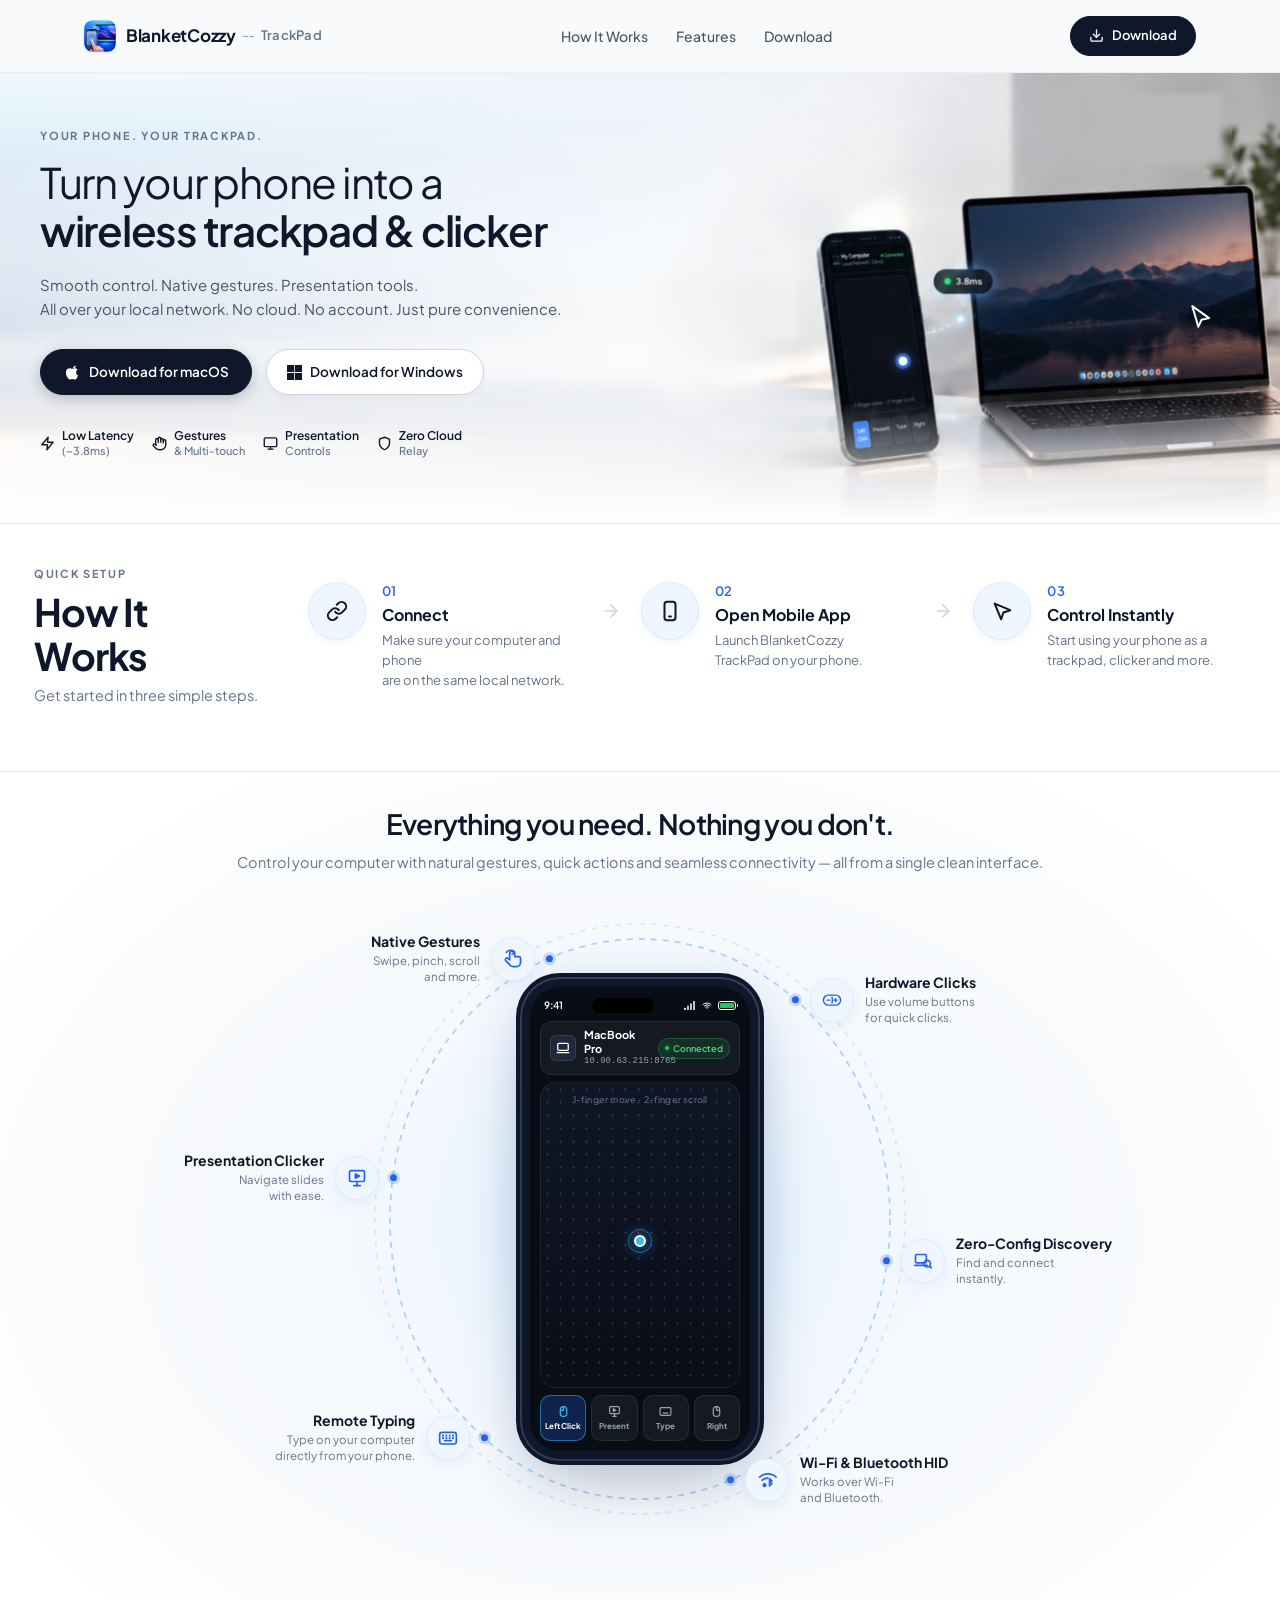
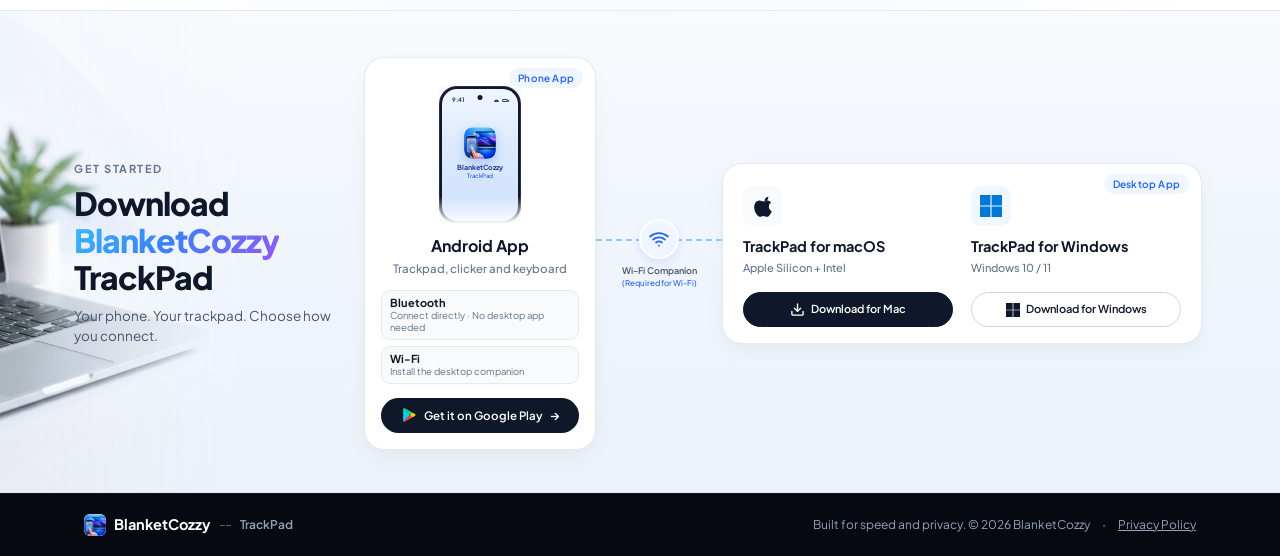
<file: website/index.html>
<!DOCTYPE html>
<html lang="en">
<head>
  <meta charset="UTF-8">
  <meta name="viewport" content="width=device-width, initial-scale=1.0">
  <title>BlanketCozzy - Trackpad — Wireless Trackpad &amp; Presentation Clicker</title>
  <meta name="description" content="Turn your phone into a wireless trackpad &amp; clicker with BlanketCozzy - Trackpad. Smooth control, native gestures, presentation tools. Works with macOS and Windows.">
  <meta name="theme-color" content="#F8FAFC">

  <!-- Open Graph / Social Meta -->
  <meta property="og:type" content="website">
  <meta property="og:title" content="BlanketCozzy - Trackpad — Wireless Trackpad &amp; Presentation Clicker">
  <meta property="og:description" content="Turn your phone into a wireless trackpad with sub-5ms cursor navigation. No cloud relay, no account required. macOS and Windows.">
  <meta property="og:url" content="https://remote-trackpad-website.vercel.app">

  <link rel="stylesheet" href="styles.css">
  <link rel="icon" type="image/png" href="app_logo.png">
  <link rel="shortcut icon" href="favicon.ico">
  <link rel="apple-touch-icon" href="app_logo.png">
</head>
<body>

  <!-- ========================================================================= -->
  <!-- 1. NAVIGATION BAR                                                         -->
  <!-- ========================================================================= -->
  <header class="navbar">
    <div class="container nav-container">
      <a href="/" class="logo-group">
        <div class="logo-icon">
          <img src="app_logo.png" alt="BlanketCozzy - Trackpad Logo" class="logo-img">
        </div>
        <div class="logo-title-group">
          <span class="logo-text">BlanketCozzy</span>
          <span class="logo-divider">--</span>
          <span class="logo-sub">TrackPad</span>
        </div>
      </a>

      <nav class="nav-menu" id="navMenu" aria-label="Main navigation">
        <ul class="nav-links">
          <li><a href="#how-it-works">How It Works</a></li>
          <li><a href="#features">Features</a></li>
          <li><a href="#download">Download</a></li>
        </ul>
      </nav>

      <div class="nav-actions">
        <a href="#download" class="btn btn-pill-dark btn-nav">
          <svg width="15" height="15" viewBox="0 0 24 24" fill="none" stroke="currentColor" stroke-width="2.2" stroke-linecap="round" stroke-linejoin="round" aria-hidden="true">
            <path d="M21 15v4a2 2 0 0 1-2 2H5a2 2 0 0 1-2-2v-4"/>
            <polyline points="7 10 12 15 17 10"/>
            <line x1="12" y1="15" x2="12" y2="3"/>
          </svg>
          <span>Download</span>
        </a>

        <!-- Mobile Menu Hamburger Button -->
        <button class="nav-toggle-btn" id="navToggle" aria-label="Toggle navigation menu" aria-expanded="false">
          <span class="hamburger-line"></span>
          <span class="hamburger-line"></span>
          <span class="hamburger-line"></span>
        </button>
      </div>
    </div>
  </header>

  <main>
    <!-- ========================================================================= -->
    <!-- 2. HERO SECTION                                                           -->
    <!-- ========================================================================= -->
    <section class="hero" aria-labelledby="hero-heading">
      <div class="hero-stage" id="heroStage">
        <!-- Pristine Photorealistic Studio Backdrop (Phone, Laptop, Desk & Lighting) -->
        <img 
          src="assets/hero_panoramic_clean@2x.jpg" 
          alt="BlanketCozzy - Trackpad wireless phone control connected to MacBook on studio desk" 
          class="hero-stage-bg" 
          width="2880" 
          height="980"
          loading="eager"
          fetchpriority="high"
        >

        <!-- Stage Foreground Content Container -->
        <div class="container hero-stage-content">
          <!-- Left Column: Copy & Actions & Feature Highlights -->
          <div class="hero-copy-column">
              <div class="hero-eyebrow">YOUR PHONE. YOUR TRACKPAD.</div>

              <h1 id="hero-heading" class="hero-title">
                Turn your phone into a<br>
                <strong>wireless trackpad &amp; clicker</strong>
              </h1>

              <p class="hero-subtitle">
                Smooth control. Native gestures. Presentation tools.<br>
                All over your local network. No cloud. No account. Just pure convenience.
              </p>

              <div class="hero-actions">
                <a href="downloads/BlanketCozzy-macOS.dmg" class="btn btn-pill-dark btn-hero-macos" download="BlanketCozzy-macOS.dmg" id="hero-macos-btn">
                  <svg width="18" height="18" viewBox="0 0 24 24" fill="currentColor" aria-hidden="true">
                    <path d="M18.71 19.5c-.83 1.24-1.71 2.45-3.05 2.47-1.34.03-1.77-.79-3.29-.79-1.53 0-2 .77-3.27.82-1.31.05-2.3-1.32-3.14-2.53C4.25 17 2.94 12.45 4.7 9.39c.87-1.52 2.43-2.48 4.12-2.51 1.28-.02 2.5.87 3.29.87.78 0 2.26-1.07 3.81-.91.65.03 2.47.26 3.64 1.98-.09.06-2.17 1.28-2.15 3.81.03 3.02 2.65 4.03 2.68 4.04-.03.07-.42 1.44-1.38 2.83M15.97 6.37c.62-.75 1.04-1.8 0.92-2.85-.9.04-1.99.6-2.63 1.35-.57.66-.99 1.72-.86 2.74 1.01.08 2.01-.54 2.57-1.24"/>
                  </svg>
                  <span>Download for macOS</span>
                </a>

                <a href="downloads/BlanketCozzy-Windows.exe" class="btn btn-pill-light btn-hero-windows" download="BlanketCozzy-Windows.exe" id="hero-windows-btn">
                  <svg width="15" height="15" viewBox="0 0 24 24" fill="currentColor" aria-hidden="true">
                    <path d="M0 0h11.377v11.372H0zm12.623 0H24v11.372H12.623zM0 12.623h11.377V24H0zm12.623 0H24V24H12.623z"/>
                  </svg>
                  <span>Download for Windows</span>
                </a>
              </div>

              <!-- Feature Bullets Strip -->
              <div class="hero-feature-pills" role="list" aria-label="Key highlights">
                <div class="pill-item" role="listitem">
                  <div class="pill-icon-svg">
                    <svg width="15" height="15" viewBox="0 0 24 24" fill="none" stroke="currentColor" stroke-width="2.2" stroke-linecap="round" stroke-linejoin="round" aria-hidden="true">
                      <polygon points="13 2 3 14 12 14 11 22 21 10 12 10 13 2"/>
                    </svg>
                  </div>
                  <div class="pill-text-stack">
                    <span class="pill-line-main">Low Latency</span>
                    <span class="pill-line-sub">(~3.8ms)</span>
                  </div>
                </div>

                <div class="pill-item" role="listitem">
                  <div class="pill-icon-svg">
                    <svg width="15" height="15" viewBox="0 0 24 24" fill="none" stroke="currentColor" stroke-width="2.2" stroke-linecap="round" stroke-linejoin="round" aria-hidden="true">
                      <path d="M18 11V6a2 2 0 0 0-2-2v0a2 2 0 0 0-2 2v0"/>
                      <path d="M14 10V4a2 2 0 0 0-2-2v0a2 2 0 0 0-2 2v2"/>
                      <path d="M10 10.5V6a2 2 0 0 0-2-2v0a2 2 0 0 0-2 2v8"/>
                      <path d="M18 8a2 2 0 1 1 4 0v6a8 8 0 0 1-8 8h-2c-2.8 0-4.5-.86-5.99-2.34l-3.6-3.6a2 2 0 0 1 2.83-2.82L7 15"/>
                    </svg>
                  </div>
                  <div class="pill-text-stack">
                    <span class="pill-line-main">Gestures</span>
                    <span class="pill-line-sub">&amp; Multi-touch</span>
                  </div>
                </div>

                <div class="pill-item" role="listitem">
                  <div class="pill-icon-svg">
                    <svg width="15" height="15" viewBox="0 0 24 24" fill="none" stroke="currentColor" stroke-width="2.2" stroke-linecap="round" stroke-linejoin="round" aria-hidden="true">
                      <rect x="2" y="3" width="20" height="14" rx="2"/>
                      <line x1="8" y1="21" x2="16" y2="21"/>
                      <line x1="12" y1="17" x2="12" y2="21"/>
                    </svg>
                  </div>
                  <div class="pill-text-stack">
                    <span class="pill-line-main">Presentation</span>
                    <span class="pill-line-sub">Controls</span>
                  </div>
                </div>

                <div class="pill-item" role="listitem">
                  <div class="pill-icon-svg">
                    <svg width="15" height="15" viewBox="0 0 24 24" fill="none" stroke="currentColor" stroke-width="2.2" stroke-linecap="round" stroke-linejoin="round" aria-hidden="true">
                      <path d="M12 22s8-4 8-10V5l-8-3-8 3v7c0 6 8 10 8 10z"/>
                    </svg>
                  </div>
                  <div class="pill-text-stack">
                    <span class="pill-line-main">Zero Cloud</span>
                    <span class="pill-line-sub">Relay</span>
                  </div>
                </div>
              </div>
            </div>
          </div>

          <!-- Synchronized Cursor & Touch Interaction Layer -->
          <div class="hero-sync-layer" aria-label="Interactive wireless trackpad demonstration">
            <!-- Phone Trackpad Interactive Hitbox -->
            <div class="phone-trackpad-hitbox" id="phoneTrackpad" title="Move or drag your mouse here to control the cursor!">
              <div class="hitbox-hint">Touch to control</div>
            </div>

            <!-- Animated Phone Touch Indicator -->
            <div class="phone-touch-dot" id="touchDot" aria-hidden="true">
              <span class="touch-ring"></span>
              <span class="touch-core"></span>
            </div>

            <!-- Phone Tap/Click Ripple -->
            <div class="phone-touch-ripple" id="touchRipple" aria-hidden="true"></div>

            <!-- Laptop Screen Animated Cursor -->
            <div class="laptop-cursor-arrow" id="laptopCursor" aria-hidden="true">
              <svg width="20" height="24" viewBox="0 0 18 22" fill="none">
                <path d="M1 1L6.5 20L9.5 13.5L16.5 12L1 1Z" fill="#111827" stroke="#FFFFFF" stroke-width="1.8" stroke-linejoin="round"/>
              </svg>
            </div>

            <!-- Laptop Click Ripple Effect -->
            <div class="laptop-click-ripple" id="laptopRipple" aria-hidden="true"></div>
          </div>

        </div>
    </section>

    <!-- ========================================================================= -->
    <!-- 3. QUICK SETUP / HOW IT WORKS SECTION                                     -->
    <!-- ========================================================================= -->
    <section id="how-it-works" class="quick-setup-section" aria-labelledby="how-it-works-heading">
      <div class="container quick-setup-grid">

        <!-- Left Header -->
        <div class="quick-setup-header">
          <div class="section-tag">QUICK SETUP</div>
          <h2 id="how-it-works-heading" class="section-heading">How It Works</h2>
          <p class="section-subtext">Get started in three simple steps.</p>
        </div>

        <!-- Right 3-Step Flow Pipeline -->
        <div class="quick-setup-steps">
          <!-- Step 1 -->
          <div class="step-card">
            <div class="step-icon-circle">
              <svg width="22" height="22" viewBox="0 0 24 24" fill="none" stroke="#0F172A" stroke-width="2.2" stroke-linecap="round" stroke-linejoin="round" aria-hidden="true">
                <path d="M10 13a5 5 0 0 0 7.54.54l3-3a5 5 0 0 0-7.07-7.07l-1.72 1.71"/>
                <path d="M14 11a5 5 0 0 0-7.54-.54l-3 3a5 5 0 0 0 7.07 7.07l1.71-1.71"/>
              </svg>
            </div>
            <div class="step-body">
              <span class="step-num">01</span>
              <h3 class="step-title">Connect</h3>
              <p class="step-desc">Make sure your computer and phone<br>are on the same local network.</p>
            </div>
          </div>

          <div class="step-connector" aria-hidden="true">
            <svg width="20" height="20" viewBox="0 0 24 24" fill="none" stroke="currentColor" stroke-width="2" stroke-linecap="round" stroke-linejoin="round">
              <line x1="5" y1="12" x2="19" y2="12"></line>
              <polyline points="12 5 19 12 12 19"></polyline>
            </svg>
          </div>

          <!-- Step 2 -->
          <div class="step-card">
            <div class="step-icon-circle">
              <svg width="22" height="22" viewBox="0 0 24 24" fill="none" stroke="#0F172A" stroke-width="2.2" stroke-linecap="round" stroke-linejoin="round" aria-hidden="true">
                <rect x="6" y="2" width="12" height="20" rx="3" ry="3"/>
                <line x1="11" y1="18" x2="13" y2="18"/>
              </svg>
            </div>
            <div class="step-body">
              <span class="step-num">02</span>
              <h3 class="step-title">Open Mobile App</h3>
              <p class="step-desc">Launch BlanketCozzy<br>TrackPad on your phone.</p>
            </div>
          </div>

          <div class="step-connector" aria-hidden="true">
            <svg width="20" height="20" viewBox="0 0 24 24" fill="none" stroke="currentColor" stroke-width="2" stroke-linecap="round" stroke-linejoin="round">
              <line x1="5" y1="12" x2="19" y2="12"></line>
              <polyline points="12 5 19 12 12 19"></polyline>
            </svg>
          </div>

          <!-- Step 3 -->
          <div class="step-card">
            <div class="step-icon-circle">
              <svg width="22" height="22" viewBox="0 0 24 24" fill="none" stroke="#0F172A" stroke-width="2.2" stroke-linecap="round" stroke-linejoin="round" aria-hidden="true">
                <path d="M4 4l7.07 17 2.51-7.39L21 11.1 4 4z"/>
              </svg>
            </div>
            <div class="step-body">
              <span class="step-num">03</span>
              <h3 class="step-title">Control Instantly</h3>
              <p class="step-desc">Start using your phone as a<br>trackpad, clicker and more.</p>
            </div>
          </div>
        </div>

      </div>
    </section>

    <!-- ========================================================================= -->
    <!-- 4. POWERFUL FEATURES ORBITAL SHOWCASE (SCREEN UI MATCHING HERO)           -->
    <!-- ========================================================================= -->
    <section id="features" class="features-orbit-section" aria-labelledby="features-heading">
      <div class="container features-orbit-container">

        <!-- Section Header -->
        <div class="features-orbit-header">
          <h2 id="features-heading" class="section-heading">Everything you need. Nothing you don't.</h2>
          <p class="section-subtext">Control your computer with natural gestures, quick actions and seamless connectivity — all from a single clean interface.</p>
        </div>

        <!-- 3-Column Radial Orbit Showcase -->
        <div class="features-orbit-stage" id="featuresOrbitStage">

          <!-- Radiant Orbit Background Graphic -->
          <div class="orbit-rings-wrap" aria-hidden="true">
            <svg class="orbit-svg" viewBox="0 0 620 660" fill="none">
              <defs>
                <radialGradient id="orbitRadialAura" cx="50%" cy="50%" r="50%">
                  <stop offset="0%" stop-color="#3B82F6" stop-opacity="0.14"/>
                  <stop offset="65%" stop-color="#38BDF8" stop-opacity="0.03"/>
                  <stop offset="100%" stop-color="#FFFFFF" stop-opacity="0"/>
                </radialGradient>
              </defs>
              <circle cx="310" cy="330" r="280" fill="url(#orbitRadialAura)"/>
              <!-- Outer subtle dashed trajectory -->
              <ellipse cx="310" cy="330" rx="265" ry="295" stroke="#CBD5E1" stroke-width="1.5" stroke-dasharray="5 7" opacity="0.6"/>
              <!-- Inner soft continuous orbit arc -->
              <ellipse cx="310" cy="330" rx="250" ry="280" stroke="#93C5FD" stroke-width="1.8" stroke-dasharray="6 6" opacity="0.75"/>
            </svg>
          </div>

          <!-- The Stationary Phone Device (Displaying BlanketCozzy - Trackpad App) -->
          <div class="orbit-phone-device" id="orbitPhoneDevice">
            <div class="orbit-phone-inner">

              <!-- 1. Phone Status Bar -->
              <div class="phone-status-bar">
                <span class="status-time">9:41</span>
                <div class="phone-dynamic-island"></div>
                <div class="status-system-icons">
                  <!-- Cellular Signal -->
                  <svg width="13" height="9" viewBox="0 0 16 12" fill="currentColor">
                    <rect x="1" y="9" width="2" height="3" rx="0.5"/>
                    <rect x="5" y="6" width="2" height="6" rx="0.5"/>
                    <rect x="9" y="3" width="2" height="9" rx="0.5"/>
                    <rect x="13" y="0" width="2" height="12" rx="0.5"/>
                  </svg>
                  <!-- Wi-Fi -->
                  <svg width="12" height="9" viewBox="0 0 24 24" fill="none" stroke="currentColor" stroke-width="2.5" stroke-linecap="round">
                    <path d="M5 12.55a11 11 0 0 1 14.08 0M1.42 9a16 16 0 0 1 21.16 0M8.53 16.11a6 6 0 0 1 6.95 0M12 20h.01"/>
                  </svg>
                  <!-- Battery -->
                  <div class="phone-battery-icon"><div class="battery-level"></div></div>
                </div>
              </div>

              <!-- 2. Connected Header Card (MacBook Pro) -->
              <div class="phone-app-header-card" id="phoneAppHeader">
                <div class="phone-device-icon">
                  <svg width="17" height="17" viewBox="0 0 24 24" fill="none" stroke="#FFFFFF" stroke-width="2.2" stroke-linecap="round" stroke-linejoin="round">
                    <rect x="3" y="4" width="18" height="12" rx="2"/>
                    <line x1="2" y1="20" x2="22" y2="20"/>
                  </svg>
                </div>
                <div class="phone-device-text">
                  <div class="phone-device-name">MacBook Pro</div>
                  <div class="phone-device-sub">10.90.63.215:8765</div>
                </div>
                <div class="phone-status-pill" id="phoneStatusPill">
                  <span class="pill-dot-glow"></span>
                  <span>Connected</span>
                </div>
              </div>

              <!-- 3. Main Touchpad Surface (With Dot Matrix & Live Active Dot) -->
              <div class="phone-touchpad-area" id="orbitPhoneTrackpad">
                <div class="phone-touchpad-grid"></div>
                <div class="phone-touchpad-hint">1-finger move · 2-finger scroll</div>
                
                <!-- Pulsing Interactive Touch Dot -->
                <div class="phone-live-touch-dot" id="orbitPhoneDot">
                  <span class="touch-core-circle"></span>
                  <span class="touch-wave-pulse"></span>
                </div>
              </div>

              <!-- 4. Bottom Action Dock Bar (4 Buttons Matching App) -->
              <div class="phone-dock-container">
                <div class="dock-btn-slot active" id="slotLeft">
                  <svg width="14" height="14" viewBox="0 0 24 24" fill="none" stroke="currentColor" stroke-width="2.2">
                    <rect x="6" y="3" width="12" height="18" rx="6"/>
                    <line x1="12" y1="3" x2="12" y2="10"/>
                    <line x1="6" y1="10" x2="12" y2="10"/>
                  </svg>
                  <span>Left Click</span>
                </div>
                <div class="dock-btn-slot" id="slotPresent">
                  <svg width="14" height="14" viewBox="0 0 24 24" fill="none" stroke="currentColor" stroke-width="2.2">
                    <rect x="3" y="3" width="18" height="13" rx="2"/>
                    <polygon points="10 7 14 9.5 10 12 10 7" fill="currentColor"/>
                    <line x1="8" y1="21" x2="16" y2="21"/>
                    <line x1="12" y1="16" x2="12" y2="21"/>
                  </svg>
                  <span>Present</span>
                </div>
                <div class="dock-btn-slot" id="slotType">
                  <svg width="14" height="14" viewBox="0 0 24 24" fill="none" stroke="currentColor" stroke-width="2.2">
                    <rect x="2" y="5" width="20" height="14" rx="2"/>
                    <line x1="6" y1="9" x2="6.01" y2="9"/>
                    <line x1="10" y1="9" x2="10.01" y2="9"/>
                    <line x1="14" y1="9" x2="14.01" y2="9"/>
                    <line x1="18" y1="9" x2="18.01" y2="9"/>
                    <line x1="7" y1="15" x2="17" y2="15"/>
                  </svg>
                  <span>Type</span>
                </div>
                <div class="dock-btn-slot" id="slotRight">
                  <svg width="14" height="14" viewBox="0 0 24 24" fill="none" stroke="currentColor" stroke-width="2.2">
                    <rect x="6" y="3" width="12" height="18" rx="6"/>
                    <line x1="12" y1="3" x2="12" y2="10"/>
                    <line x1="12" y1="10" x2="18" y2="10"/>
                  </svg>
                  <span>Right</span>
                </div>
              </div>

            </div>
          </div>


          <!-- 6 Revolving Orbit Feature Nodes (Positioned dynamically on the dotted orbit) -->
          <div class="orbit-nodes-container" id="orbitNodesContainer">

            <!-- Node 1: Native Gestures -->
            <div class="orbit-node is-left" data-feature="gestures" id="nodeGestures">
              <div class="orbit-connector-dot" aria-hidden="true"></div>
              <div class="orbit-icon-circle" aria-hidden="true">
                <svg width="24" height="24" viewBox="0 0 24 24" fill="none" stroke="#2563EB" stroke-width="2" stroke-linecap="round" stroke-linejoin="round">
                  <path d="M14 9V5a3 3 0 0 0-3-3v0a3 3 0 0 0-3 3v8l-2-2a2 2 0 0 0-2.8 2.8l4.8 4.8A6 6 0 0 0 12.2 21H16a5 5 0 0 0 5-5v-5a2 2 0 0 0-2-2h-5"/>
                  <path d="M4 4a6 6 0 0 1 8-2"/>
                  <path d="M11 2l2 2-2 2"/>
                </svg>
              </div>
              <div class="orbit-feature-text">
                <h3 class="orbit-feature-title">Native Gestures</h3>
                <p class="orbit-feature-desc">Swipe, pinch, scroll<br>and more.</p>
              </div>
            </div>

            <!-- Node 2: Presentation Clicker -->
            <div class="orbit-node is-left" data-feature="clicker" id="nodeClicker">
              <div class="orbit-connector-dot" aria-hidden="true"></div>
              <div class="orbit-icon-circle" aria-hidden="true">
                <svg width="24" height="24" viewBox="0 0 24 24" fill="none" stroke="#2563EB" stroke-width="2" stroke-linecap="round" stroke-linejoin="round">
                  <rect x="3" y="3" width="18" height="13" rx="2"/>
                  <polygon points="10 7 15 9.5 10 12 10 7" fill="#2563EB"/>
                  <line x1="8" y1="21" x2="16" y2="21"/>
                  <line x1="12" y1="16" x2="12" y2="21"/>
                </svg>
              </div>
              <div class="orbit-feature-text">
                <h3 class="orbit-feature-title">Presentation Clicker</h3>
                <p class="orbit-feature-desc">Navigate slides<br>with ease.</p>
              </div>
            </div>

            <!-- Node 3: Remote Typing -->
            <div class="orbit-node is-left" data-feature="typing" id="nodeTyping">
              <div class="orbit-connector-dot" aria-hidden="true"></div>
              <div class="orbit-icon-circle" aria-hidden="true">
                <svg width="24" height="24" viewBox="0 0 24 24" fill="none" stroke="#2563EB" stroke-width="2" stroke-linecap="round" stroke-linejoin="round">
                  <rect x="2" y="5" width="20" height="14" rx="3"/>
                  <line x1="6" y1="9" x2="6.01" y2="9" stroke-width="2.5"/>
                  <line x1="10" y1="9" x2="10.01" y2="9" stroke-width="2.5"/>
                  <line x1="14" y1="9" x2="14.01" y2="9" stroke-width="2.5"/>
                  <line x1="18" y1="9" x2="18.01" y2="9" stroke-width="2.5"/>
                  <line x1="6" y1="12" x2="6.01" y2="12" stroke-width="2.5"/>
                  <line x1="10" y1="12" x2="10.01" y2="12" stroke-width="2.5"/>
                  <line x1="14" y1="12" x2="14.01" y2="12" stroke-width="2.5"/>
                  <line x1="18" y1="12" x2="18.01" y2="12" stroke-width="2.5"/>
                  <line x1="8" y1="15" x2="16" y2="15" stroke-width="2"/>
                </svg>
              </div>
              <div class="orbit-feature-text">
                <h3 class="orbit-feature-title">Remote Typing</h3>
                <p class="orbit-feature-desc">Type on your computer<br>directly from your phone.</p>
              </div>
            </div>

            <!-- Node 4: Hardware Clicks -->
            <div class="orbit-node is-right" data-feature="hardware" id="nodeHardware">
              <div class="orbit-connector-dot" aria-hidden="true"></div>
              <div class="orbit-icon-circle" aria-hidden="true">
                <svg width="26" height="24" viewBox="0 0 28 24" fill="none" stroke="#2563EB" stroke-width="2" stroke-linecap="round" stroke-linejoin="round">
                  <rect x="2" y="5" width="24" height="14" rx="7"/>
                  <line x1="7" y1="12" x2="11" y2="12"/>
                  <path d="M14 8c.8 2.5.8 5.5 0 8"/>
                  <line x1="17" y1="12" x2="21" y2="12"/>
                  <line x1="19" y1="10" x2="19" y2="14"/>
                </svg>
              </div>
              <div class="orbit-feature-text">
                <h3 class="orbit-feature-title">Hardware Clicks</h3>
                <p class="orbit-feature-desc">Use volume buttons<br>for quick clicks.</p>
              </div>
            </div>

            <!-- Node 5: Zero-Config Discovery -->
            <div class="orbit-node is-right" data-feature="discovery" id="nodeDiscovery">
              <div class="orbit-connector-dot" aria-hidden="true"></div>
              <div class="orbit-icon-circle" aria-hidden="true">
                <svg width="24" height="24" viewBox="0 0 24 24" fill="none" stroke="#2563EB" stroke-width="2" stroke-linecap="round" stroke-linejoin="round">
                  <rect x="3" y="4" width="13" height="10" rx="1.5"/>
                  <path d="M2 17h15"/>
                  <circle cx="17" cy="15" r="4"/>
                  <line x1="20" y1="18" x2="22" y2="20"/>
                </svg>
              </div>
              <div class="orbit-feature-text">
                <h3 class="orbit-feature-title">Zero-Config Discovery</h3>
                <p class="orbit-feature-desc">Find and connect<br>instantly.</p>
              </div>
            </div>

            <!-- Node 6: Wi-Fi & Bluetooth HID -->
            <div class="orbit-node is-right" data-feature="wireless" id="nodeWireless">
              <div class="orbit-connector-dot" aria-hidden="true"></div>
              <div class="orbit-icon-circle" aria-hidden="true">
                <svg width="24" height="24" viewBox="0 0 24 24" fill="none" stroke="#2563EB" stroke-width="2" stroke-linecap="round" stroke-linejoin="round">
                  <path d="M3 8.5C5.5 6 9 4.5 13 4.5c4 0 7.5 1.5 10 4"/>
                  <path d="M6 12c2-1.5 4.5-2.5 7-2.5"/>
                  <polyline points="15 13 18 16 15 19 15 10 18 13 15 16"/>
                  <circle cx="9" cy="18" r="1.5" fill="#2563EB"/>
                </svg>
              </div>
              <div class="orbit-feature-text">
                <h3 class="orbit-feature-title">Wi-Fi &amp; Bluetooth HID</h3>
                <p class="orbit-feature-desc">Works over Wi-Fi<br>and Bluetooth.</p>
              </div>
            </div>

          </div>

        </div>

      </div>
    </section>

    <!-- ========================================================================= -->
    <!-- 5. GET STARTED / DOWNLOAD SECTION (LIGHT THEME)                           -->
    <!-- ========================================================================= -->
    <section id="download" class="download-section-light" aria-labelledby="download-heading">
      <!-- Studio Desk Angle Phone & Laptop Background Graphic (Left side) -->
      <div class="download-desk-bg" aria-hidden="true">
        <img src="assets/download_desk_backdrop.png" alt="" class="download-desk-img">
      </div>

      <div class="container download-container">
        
        <!-- Main Content Row -->
        <div class="download-main-grid">

          <!-- Left Info Column -->
          <div class="download-left-col">
            <div class="download-tag">GET STARTED</div>
            <h2 id="download-heading" class="download-title">
              Download<br>
              <span class="brand-gradient-text">BlanketCozzy</span><br>
              TrackPad
            </h2>
            <p class="download-subtitle">
              Your phone. Your trackpad. Choose how you connect.
            </p>
          </div>

          <!-- Right Interactive Flow Column -->
          <div class="download-flow-col">
            
            <!-- 1. Android Phone Card -->
            <div class="download-card download-card-phone">
              <span class="card-badge-pill">Phone App</span>
              
              <!-- Mini Phone Mockup -->
              <div class="card-phone-mockup" aria-hidden="true">
                <div class="mini-phone-bezel">
                  <div class="mini-phone-screen">
                    <div class="mini-phone-statusbar">
                      <span class="mini-status-time">9:41</span>
                      <div class="mini-status-icons">
                        <span class="mini-icon-wifi"></span>
                        <span class="mini-icon-battery"></span>
                      </div>
                    </div>
                    <div class="mini-phone-camera"></div>
                    <div class="mini-phone-center">
                      <div class="mini-logo-wrap">
                        <img src="app_logo.png" alt="BlanketCozzy App Logo" class="mini-phone-logo">
                      </div>
                      <span class="mini-phone-label">BlanketCozzy<br><small>TrackPad</small></span>
                    </div>
                  </div>
                  <div class="mini-phone-btn mini-btn-vol"></div>
                  <div class="mini-phone-btn mini-btn-pwr"></div>
                </div>
              </div>

              <div class="card-content-body">
                <h3 class="card-app-title">Android App</h3>
                <span class="card-app-sub">Trackpad, clicker and keyboard</span>
                
                <div class="card-conn-modes">
                  <div class="conn-mode-item">
                    <span class="conn-mode-name">Bluetooth</span>
                    <span class="conn-mode-detail">Connect directly &middot; No desktop app needed</span>
                  </div>

                  <div class="conn-mode-item">
                    <span class="conn-mode-name">Wi-Fi</span>
                    <span class="conn-mode-detail">Install the desktop companion</span>
                  </div>
                </div>
                
                <a href="https://play.google.com/store/apps/details?id=com.trackpad.remote" class="btn btn-google-play" target="_blank" rel="noopener">
                  <svg class="google-play-icon" width="18" height="18" viewBox="0 0 24 24" fill="none" aria-hidden="true">
                    <path d="M3.6 2.4c-.2.2-.3.6-.3 1v17.2c0 .5.1.8.3 1l9.6-9.6L3.6 2.4z" fill="#00D2FF"/>
                    <path d="M16.8 8.4l-3.6 3.6 3.6 3.6 4.3-2.5c1.2-.7 1.2-1.8 0-2.5l-4.3-2.2z" fill="#FFCE00"/>
                    <path d="M3.6 21.6l9.6-9.6 3.6 3.6-11.2 6.5c-.7.4-1.5.1-2-.5z" fill="#FF3A44"/>
                    <path d="M3.6 2.4c.5-.5 1.3-.8 2-.4l11.2 6.4-3.6 3.6-9.6-9.6z" fill="#00E676"/>
                  </svg>
                  <span>Get it on Google Play</span>
                  <span class="btn-arrow" aria-hidden="true">&rarr;</span>
                </a>
              </div>
            </div>

            <!-- 2. Connecting Wi-Fi Bridge -->
            <div class="download-wifi-bridge" aria-hidden="true">
              <div class="wifi-bridge-line"></div>
              <div class="wifi-bridge-node">
                <div class="wifi-circle-icon">
                  <svg width="20" height="20" viewBox="0 0 24 24" fill="none" stroke="#2563EB" stroke-width="2.2" stroke-linecap="round" stroke-linejoin="round">
                    <path d="M5 12.55a11 11 0 0 1 14.08 0"/>
                    <path d="M1.42 9a16 16 0 0 1 21.16 0"/>
                    <path d="M8.53 16.11a6 6 0 0 1 6.95 0"/>
                    <line x1="12" y1="20" x2="12.01" y2="20"/>
                  </svg>
                </div>
                <span class="wifi-node-label">Wi-Fi Companion<br><small class="wifi-node-sub">(Required for Wi-Fi)</small></span>
              </div>
              <div class="wifi-bridge-line"></div>
            </div>

            <!-- 3. Desktop App Card (macOS + Windows) -->
            <div class="download-card download-card-desktop">
              <span class="card-badge-pill">Desktop App</span>
              
              <div class="desktop-platforms-grid">
                
                <!-- macOS Column -->
                <div class="desktop-platform-col">
                  <div class="platform-icon-circle apple-icon-bg">
                    <svg width="26" height="26" viewBox="0 0 24 24" fill="currentColor" aria-hidden="true">
                      <path d="M18.71 19.5c-.83 1.24-1.71 2.45-3.05 2.47-1.34.03-1.77-.79-3.29-.79-1.53 0-2 .77-3.27.82-1.31.05-2.3-1.32-3.14-2.53C4.25 17 2.94 12.45 4.7 9.39c.87-1.52 2.43-2.48 4.12-2.51 1.28-.02 2.5.87 3.29.87.78 0 2.26-1.07 3.81-.91.65.03 2.47.26 3.64 1.98-.09.06-2.17 1.28-2.15 3.81.03 3.02 2.65 4.03 2.68 4.04-.03.07-.42 1.44-1.38 2.83M15.97 6.37c.62-.75 1.04-1.8 0.92-2.85-.9.04-1.99.6-2.63 1.35-.57.66-.99 1.72-.86 2.74 1.01.08 2.01-.54 2.57-1.24"/>
                    </svg>
                  </div>
                  <h4 class="platform-col-title">TrackPad for macOS</h4>
                  <span class="platform-col-specs">Apple Silicon + Intel</span>
                  
                  <a href="downloads/BlanketCozzy-macOS.dmg" class="btn btn-pill-dark btn-download-platform" download="BlanketCozzy-macOS.dmg" id="card-download-mac">
                    <svg width="15" height="15" viewBox="0 0 24 24" fill="none" stroke="currentColor" stroke-width="2.2" stroke-linecap="round" stroke-linejoin="round" aria-hidden="true">
                      <path d="M21 15v4a2 2 0 0 1-2 2H5a2 2 0 0 1-2-2v-4"/>
                      <polyline points="7 10 12 15 17 10"/>
                      <line x1="12" y1="15" x2="12" y2="3"/>
                    </svg>
                    <span>Download for Mac</span>
                  </a>
                </div>

                <!-- Windows Column -->
                <div class="desktop-platform-col">
                  <div class="platform-icon-circle windows-icon-bg">
                    <svg width="22" height="22" viewBox="0 0 24 24" fill="#0078D7" aria-hidden="true">
                      <path d="M0 0h11.377v11.372H0zm12.623 0H24v11.372H12.623zM0 12.623h11.377V24H0zm12.623 0H24V24H12.623z"/>
                    </svg>
                  </div>
                  <h4 class="platform-col-title">TrackPad for Windows</h4>
                  <span class="platform-col-specs">Windows 10 / 11</span>
                  
                  <a href="downloads/BlanketCozzy-Windows.exe" class="btn btn-pill-light btn-download-platform" download="BlanketCozzy-Windows.exe" id="card-download-win">
                    <svg width="14" height="14" viewBox="0 0 24 24" fill="currentColor" aria-hidden="true">
                      <path d="M0 0h11.377v11.372H0zm12.623 0H24v11.372H12.623zM0 12.623h11.377V24H0zm12.623 0H24V24H12.623z"/>
                    </svg>
                    <span>Download for Windows</span>
                  </a>
                </div>

              </div>
            </div>

          </div>

        </div>

      </div>
    </section>
  </main>

  <!-- ========================================================================= -->
  <!-- 6. FOOTER (DARK THEME)                                                    -->
  <!-- ========================================================================= -->
  <footer class="footer-dark">
    <div class="container footer-dark-content">

      <!-- Logo -->
      <a href="/" class="footer-logo">
        <div class="logo-icon-sm">
          <img src="app_logo.png" alt="BlanketCozzy Logo" class="logo-img-sm">
        </div>
        <span class="footer-brand">BlanketCozzy</span>
        <span class="logo-divider-dark">--</span>
        <span class="footer-sub">TrackPad</span>
      </a>

      <!-- Copyright & Privacy Link -->
      <div class="footer-meta">
        <p class="footer-rights">Built for speed and privacy. &copy; 2026 BlanketCozzy</p>
        <span class="footer-meta-sep" aria-hidden="true">&bull;</span>
        <a href="privacy.html" class="footer-privacy-link">Privacy Policy</a>
      </div>

    </div>
  </footer>

  <script src="script.js" defer></script>
</body>
</html>
</file>
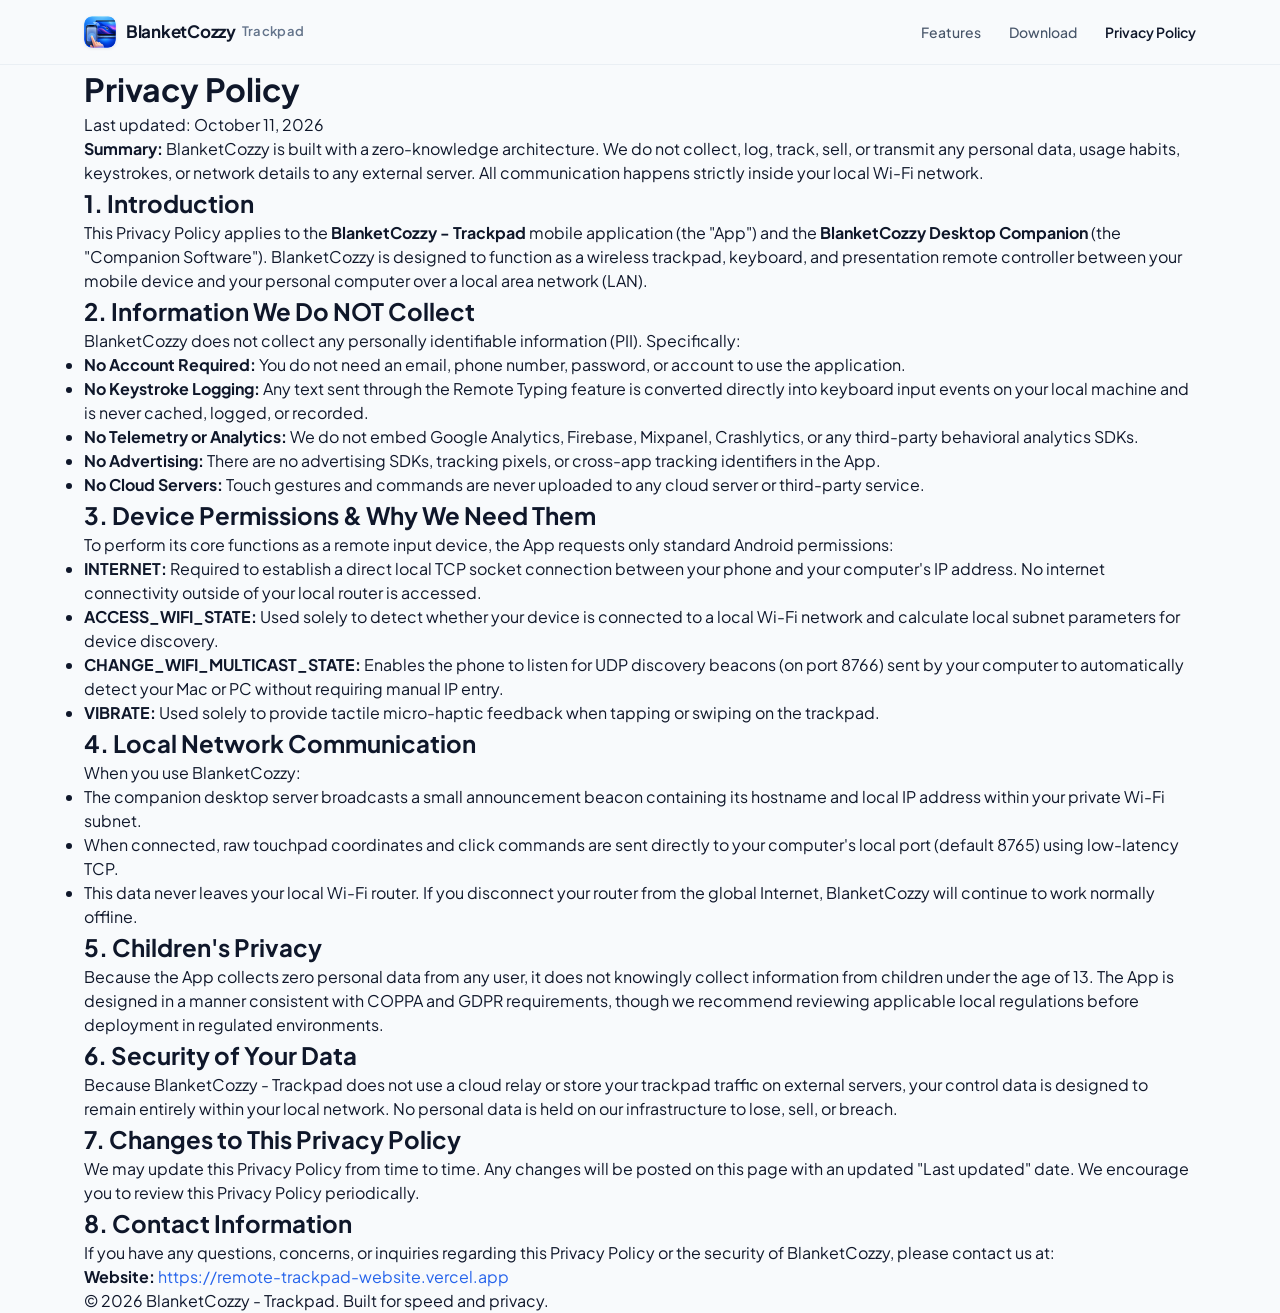
<file: website/privacy.html>
<!DOCTYPE html>
<html lang="en">
<head>
  <meta charset="UTF-8">
  <meta name="viewport" content="width=device-width, initial-scale=1.0">
  <title>Privacy Policy — BlanketCozzy - Trackpad</title>
  <meta name="description" content="Privacy Policy for BlanketCozzy - Trackpad Android application and Desktop Companion. We do not collect, store, or share any personal data.">
  <meta name="theme-color" content="#F0F4F9">
  <link rel="stylesheet" href="styles.css">
  <link rel="icon" type="image/png" href="app_logo.png">
  <link rel="shortcut icon" href="favicon.ico">
  <link rel="apple-touch-icon" href="app_logo.png">
</head>
<body>

  <!-- Navigation -->
  <header class="navbar">
    <div class="container nav-container">
      <a href="index.html" class="logo-group">
        <div class="logo-icon">
          <img src="app_logo.png" alt="BlanketCozzy Logo" class="logo-img">
        </div>
        <div class="logo-title-group">
          <span class="logo-text">BlanketCozzy</span>
          <span class="logo-sub">Trackpad</span>
        </div>
      </a>

      <nav>
        <ul class="nav-links">
          <li><a href="index.html#features">Features</a></li>
          <li><a href="index.html#download">Download</a></li>
          <li><a href="privacy.html" style="color: var(--accent); font-weight: 600;">Privacy Policy</a></li>
        </ul>
      </nav>
    </div>
  </header>

  <main class="container privacy-wrapper">
    <div class="privacy-card">
      <h1>Privacy Policy</h1>
      <span class="privacy-date">Last updated: October 11, 2026</span>

      <div class="privacy-highlight">
        <strong>Summary:</strong> BlanketCozzy is built with a zero-knowledge architecture. We do not collect, log, track, sell, or transmit any personal data, usage habits, keystrokes, or network details to any external server. All communication happens strictly inside your local Wi-Fi network.
      </div>

      <h2>1. Introduction</h2>
      <p>
        This Privacy Policy applies to the <strong>BlanketCozzy - Trackpad</strong> mobile application (the "App") and the <strong>BlanketCozzy Desktop Companion</strong> (the "Companion Software"). BlanketCozzy is designed to function as a wireless trackpad, keyboard, and presentation remote controller between your mobile device and your personal computer over a local area network (LAN).
      </p>

      <h2>2. Information We Do NOT Collect</h2>
      <p>
        BlanketCozzy does not collect any personally identifiable information (PII). Specifically:
      </p>
      <ul>
        <li><strong>No Account Required:</strong> You do not need an email, phone number, password, or account to use the application.</li>
        <li><strong>No Keystroke Logging:</strong> Any text sent through the Remote Typing feature is converted directly into keyboard input events on your local machine and is never cached, logged, or recorded.</li>
        <li><strong>No Telemetry or Analytics:</strong> We do not embed Google Analytics, Firebase, Mixpanel, Crashlytics, or any third-party behavioral analytics SDKs.</li>
        <li><strong>No Advertising:</strong> There are no advertising SDKs, tracking pixels, or cross-app tracking identifiers in the App.</li>
        <li><strong>No Cloud Servers:</strong> Touch gestures and commands are never uploaded to any cloud server or third-party service.</li>
      </ul>

      <h2>3. Device Permissions & Why We Need Them</h2>
      <p>
        To perform its core functions as a remote input device, the App requests only standard Android permissions:
      </p>
      <ul>
        <li><strong>INTERNET:</strong> Required to establish a direct local TCP socket connection between your phone and your computer's IP address. No internet connectivity outside of your local router is accessed.</li>
        <li><strong>ACCESS_WIFI_STATE:</strong> Used solely to detect whether your device is connected to a local Wi-Fi network and calculate local subnet parameters for device discovery.</li>
        <li><strong>CHANGE_WIFI_MULTICAST_STATE:</strong> Enables the phone to listen for UDP discovery beacons (on port 8766) sent by your computer to automatically detect your Mac or PC without requiring manual IP entry.</li>
        <li><strong>VIBRATE:</strong> Used solely to provide tactile micro-haptic feedback when tapping or swiping on the trackpad.</li>
      </ul>

      <h2>4. Local Network Communication</h2>
      <p>
        When you use BlanketCozzy:
      </p>
      <ul>
        <li>The companion desktop server broadcasts a small announcement beacon containing its hostname and local IP address within your private Wi-Fi subnet.</li>
        <li>When connected, raw touchpad coordinates and click commands are sent directly to your computer's local port (default 8765) using low-latency TCP.</li>
        <li>This data never leaves your local Wi-Fi router. If you disconnect your router from the global Internet, BlanketCozzy will continue to work normally offline.</li>
      </ul>

      <h2>5. Children's Privacy</h2>
      <p>
        Because the App collects zero personal data from any user, it does not knowingly collect information from children under the age of 13. The App is designed in a manner consistent with COPPA and GDPR requirements, though we recommend reviewing applicable local regulations before deployment in regulated environments.
      </p>

      <h2>6. Security of Your Data</h2>
      <p>
        Because BlanketCozzy - Trackpad does not use a cloud relay or store your trackpad traffic on external servers, your control data is designed to remain entirely within your local network. No personal data is held on our infrastructure to lose, sell, or breach.
      </p>

      <h2>7. Changes to This Privacy Policy</h2>
      <p>
        We may update this Privacy Policy from time to time. Any changes will be posted on this page with an updated "Last updated" date. We encourage you to review this Privacy Policy periodically.
      </p>

      <h2>8. Contact Information</h2>
      <p>
        If you have any questions, concerns, or inquiries regarding this Privacy Policy or the security of BlanketCozzy, please contact us at:
      </p>
      <p>
        <strong>Website:</strong> <a href="index.html" style="color: #2563EB;">https://remote-trackpad-website.vercel.app</a>
      </p>
    </div>
  </main>

  <footer class="footer">
    <div class="container footer-content">
      <p class="footer-text">
        © 2026 BlanketCozzy - Trackpad. Built for speed and privacy.
      </p>
    </div>
  </footer>

</body>
</html>
</file>
<file: website/styles.css>
@import url('https://fonts.googleapis.com/css2?family=Plus+Jakarta+Sans:wght@400;500;600;700&display=swap');

:root {
  /* Colors */
  --bg-light: #F8FAFC;
  --bg-white: #FFFFFF;
  --bg-dark: #090D15;
  --bg-darker: #06090F;
  --bg-card-dark: #111622;
  --border-dark: rgba(255, 255, 255, 0.08);
  --border-light: #E2E8F0;
  
  --text-dark: #0F172A;
  --text-body: #475569;
  --text-muted: #64748B;
  --text-white: #FFFFFF;
  --text-gray: #94A3B8;
  
  --accent-cyan: #38BDF8;
  --accent-blue: #2563EB;
  --accent-green: #10B981;

  --font-sans: 'Plus Jakarta Sans', -apple-system, BlinkMacSystemFont, "Segoe UI", Roboto, sans-serif;
  --transition-smooth: all 0.25s cubic-bezier(0.16, 1, 0.3, 1);
}

/* Base Reset */
* {
  margin: 0;
  padding: 0;
  box-sizing: border-box;
}

html {
  scroll-behavior: smooth;
  font-family: var(--font-sans);
  background-color: var(--bg-light);
  color: var(--text-dark);
  overscroll-behavior-y: none;
}

body {
  font-family: var(--font-sans);
  line-height: 1.5;
  -webkit-font-smoothing: antialiased;
  -moz-osx-font-smoothing: grayscale;
  overflow-x: hidden;
  overscroll-behavior-y: none;
}

.container {
  max-width: 1160px;
  margin: 0 auto;
  padding: 0 24px;
}

a {
  text-decoration: none;
  color: inherit;
}

/* ========================================================================= */
/* BUTTONS                                                                   */
/* ========================================================================= */
.btn {
  display: inline-flex;
  align-items: center;
  justify-content: center;
  gap: 8px;
  font-weight: 600;
  border-radius: 9999px;
  cursor: pointer;
  transition: var(--transition-smooth);
}

.btn-pill-dark {
  background-color: #0F172A;
  color: #FFFFFF;
  border: 1px solid #0F172A;
  padding: 12px 22px;
  font-size: 14px;
}

.btn-pill-dark:hover {
  background-color: #1E293B;
  transform: translateY(-1px);
  box-shadow: 0 4px 14px rgba(15, 23, 42, 0.16);
}

.btn-pill-light {
  background-color: #FFFFFF;
  color: #0F172A;
  border: 1px solid var(--border-light);
  padding: 12px 22px;
  font-size: 14px;
}

.btn-pill-light:hover {
  background-color: #F1F5F9;
  border-color: #CBD5E1;
  transform: translateY(-1px);
}

/* ========================================================================= */
/* 1. NAVBAR                                                                 */
/* ========================================================================= */
.navbar {
  position: sticky;
  top: 0;
  z-index: 100;
  background-color: rgba(248, 250, 252, 0.92);
  backdrop-filter: blur(12px);
  -webkit-backdrop-filter: blur(12px);
  border-bottom: 1px solid rgba(226, 232, 240, 0.6);
  padding: 16px 0;
}

.nav-container {
  display: flex;
  align-items: center;
  justify-content: space-between;
}

.logo-group {
  display: flex;
  align-items: center;
  gap: 10px;
}

.logo-icon {
  width: 32px;
  height: 32px;
  border-radius: 8px;
  overflow: hidden;
  display: flex;
  align-items: center;
  justify-content: center;
  background-color: #FFFFFF;
  box-shadow: 0 1px 3px rgba(0, 0, 0, 0.08);
}

.logo-img {
  width: 100%;
  height: 100%;
  object-fit: contain;
}

.logo-title-group {
  display: flex;
  align-items: center;
  gap: 6px;
}

.logo-text {
  font-size: 17px;
  font-weight: 700;
  color: var(--text-dark);
  letter-spacing: -0.015em;
}

.logo-divider {
  color: #94A3B8;
  font-weight: 500;
  font-size: 13px;
  line-height: 1;
  letter-spacing: -0.04em;
  user-select: none;
}

.logo-sub {
  font-size: 13px;
  font-weight: 600;
  color: var(--text-muted);
  letter-spacing: 0.02em;
}

.nav-links {
  display: flex;
  align-items: center;
  gap: 28px;
  list-style: none;
}

.nav-links a {
  font-size: 14px;
  font-weight: 500;
  color: var(--text-body);
  transition: color 0.15s ease;
}

.nav-links a:hover {
  color: var(--text-dark);
}

.btn-nav {
  padding: 9px 18px;
  font-size: 13px;
}

.nav-actions {
  display: flex;
  align-items: center;
  gap: 12px;
}

.nav-toggle-btn {
  display: none;
}

/* ========================================================================= */
/* 2. HERO SECTION                                                           */
/* ========================================================================= */
/* ========================================================================= */
/* 2. HERO SECTION — FULL-BLEED EDGE-TO-EDGE PANORAMIC STAGE                */
/* ========================================================================= */
.hero {
  position: relative;
  width: 100%;
  background-color: #FAFBFD;
  overflow: hidden;
  border-bottom: 1px solid var(--border-light);
  padding: 0;
  margin: 0;
}

.hero-stage {
  position: relative;
  width: 100%;
  aspect-ratio: 1440 / 480;
  min-height: 450px;
  overflow: hidden;
  display: flex;
  align-items: center;
}

/* Smooth Soft Dissolve into the Next Section */
.hero-stage::after {
  content: '';
  position: absolute;
  bottom: 0;
  left: 0;
  width: 100%;
  height: 120px;
  background: linear-gradient(to bottom, rgba(255, 255, 255, 0) 0%, rgba(255, 255, 255, 0.6) 60%, #FFFFFF 100%);
  pointer-events: none;
  z-index: 3;
}

/* Pristine Photorealistic Studio Backdrop (Phone, Laptop, Desk & Lighting) */
.hero-stage-bg {
  position: absolute;
  top: 0;
  left: 0;
  width: 100%;
  height: 100%;
  object-fit: cover;
  object-position: center right;
  z-index: 1;
  display: block;
  pointer-events: none;
  user-select: none;
  -webkit-user-select: none;
}

/* Foreground Content */
.hero-stage-content {
  position: relative;
  z-index: 4;
  width: 100%;
  max-width: 1280px;
  margin: 0 auto;
  padding: 0 40px;
  display: flex;
  align-items: center;
  pointer-events: none;
}

.hero-copy-column {
  width: 50%;
  max-width: 610px;
  pointer-events: auto;
  padding-bottom: 10px;
}

.hero-eyebrow {
  font-size: 11px;
  font-weight: 700;
  letter-spacing: 0.16em;
  color: #64748B;
  text-transform: uppercase;
  margin-bottom: 14px;
}

.hero-title {
  font-size: 42px;
  line-height: 1.15;
  letter-spacing: -0.03em;
  font-weight: 400;
  color: #0F172A;
  margin-bottom: 18px;
}

.hero-title strong {
  font-weight: 600;
  color: #0F172A;
}

.hero-subtitle {
  font-size: 15px;
  line-height: 1.62;
  color: #475569;
  margin-bottom: 28px;
}

.hero-actions {
  display: flex;
  align-items: center;
  gap: 14px;
  margin-bottom: 34px;
  flex-wrap: wrap;
}

.btn-hero-macos {
  background-color: #0F172A;
  color: #FFFFFF;
  border: 1px solid #0F172A;
  border-radius: 9999px;
  padding: 12px 22px;
  font-size: 13.5px;
  font-weight: 600;
  box-shadow: 0 4px 14px rgba(15, 23, 42, 0.22);
  transition: transform 0.2s cubic-bezier(0.16, 1, 0.3, 1), box-shadow 0.2s ease, background-color 0.2s ease;
}

.btn-hero-macos:hover {
  background-color: #1E293B;
  transform: translateY(-2px);
  box-shadow: 0 6px 20px rgba(15, 23, 42, 0.3);
}

.btn-hero-windows {
  background-color: #FFFFFF;
  color: #0F172A;
  border: 1px solid rgba(15, 23, 42, 0.14);
  border-radius: 9999px;
  padding: 12px 20px;
  font-size: 13.5px;
  font-weight: 600;
  box-shadow: 0 2px 8px rgba(0, 0, 0, 0.04);
  transition: transform 0.2s cubic-bezier(0.16, 1, 0.3, 1), box-shadow 0.2s ease, border-color 0.2s ease;
}

.btn-hero-windows:hover {
  transform: translateY(-2px);
  border-color: rgba(15, 23, 42, 0.3);
  box-shadow: 0 6px 18px rgba(0, 0, 0, 0.08);
}

/* Feature Strip Bottom */
.hero-feature-pills {
  display: flex;
  align-items: center;
  gap: 18px;
  flex-wrap: wrap;
}

.pill-item {
  display: flex;
  align-items: center;
  gap: 7px;
  white-space: nowrap;
}

.pill-icon-svg {
  display: flex;
  align-items: center;
  justify-content: center;
  color: #0F172A;
  flex-shrink: 0;
}

.pill-text-stack {
  display: flex;
  flex-direction: column;
  line-height: 1.22;
}

.pill-line-main {
  font-size: 12px;
  font-weight: 600;
  color: #0F172A;
}

.pill-line-sub {
  font-size: 11px;
  font-weight: 500;
  color: #64748B;
}

/* ========================================================================= */
/* SYNCHRONIZED INTERACTION & CURSOR ANIMATION LAYER                         */
/* ========================================================================= */
.hero-sync-layer {
  position: absolute;
  top: 0;
  left: 0;
  width: 100%;
  height: 100%;
  z-index: 5;
  pointer-events: none;
}

/* Interactive Hitbox over Phone Trackpad */
.phone-trackpad-hitbox {
  position: absolute;
  left: 66.3%;
  top: 46.5%;
  width: 5.6%;
  height: 24.9%;
  border-radius: 8px;
  cursor: crosshair;
  pointer-events: auto;
  z-index: 10;
  transition: background-color 0.2s ease;
}

.phone-trackpad-hitbox:hover {
  background-color: rgba(37, 99, 235, 0.04);
}

.hitbox-hint {
  position: absolute;
  bottom: -22px;
  left: 50%;
  transform: translateX(-50%);
  background: rgba(15, 23, 42, 0.85);
  color: #FFFFFF;
  font-size: 9.5px;
  font-weight: 600;
  padding: 2px 7px;
  border-radius: 9999px;
  letter-spacing: 0.02em;
  white-space: nowrap;
  opacity: 0;
  pointer-events: none;
  transition: opacity 0.2s ease, transform 0.2s ease;
}

.phone-trackpad-hitbox:hover .hitbox-hint {
  opacity: 1;
  transform: translateX(-50%) translateY(-2px);
}

/* Animated Phone Touch Indicator Dot */
.phone-touch-dot {
  position: absolute;
  left: 69.1%;
  top: 58.9%;
  width: 13px;
  height: 13px;
  border-radius: 50%;
  background: #FFFFFF;
  border: 2.2px solid #2563EB;
  box-shadow: 0 0 12px rgba(37, 99, 235, 0.95), 0 0 3px rgba(255, 255, 255, 1);
  transform: translate(-50%, -50%);
  pointer-events: none;
  z-index: 8;
  will-change: left, top;
}

.phone-touch-ripple {
  position: absolute;
  left: 69.1%;
  top: 58.9%;
  width: 10px;
  height: 10px;
  border-radius: 50%;
  border: 1.5px solid rgba(37, 99, 235, 0.85);
  transform: translate(-50%, -50%) scale(1);
  opacity: 0;
  pointer-events: none;
  z-index: 7;
}

.phone-touch-ripple.active {
  animation: rippleTouch 0.6s cubic-bezier(0.16, 1, 0.3, 1) forwards;
}

@keyframes rippleTouch {
  0% {
    opacity: 0.9;
    transform: translate(-50%, -50%) scale(1);
  }
  100% {
    opacity: 0;
    transform: translate(-50%, -50%) scale(3.5);
  }
}

/* Laptop Screen Animated Cursor */
.laptop-cursor-arrow {
  position: absolute;
  left: 87.5%;
  top: 24.5%;
  width: 20px;
  height: 24px;
  transform: translate(0, 0);
  pointer-events: none;
  z-index: 9;
  filter: drop-shadow(0 2px 6px rgba(0, 0, 0, 0.5));
  will-change: left, top;
}

.laptop-click-ripple {
  position: absolute;
  left: 87.5%;
  top: 24.5%;
  width: 28px;
  height: 28px;
  border-radius: 50%;
  background: radial-gradient(circle, rgba(255, 255, 255, 0.85) 0%, rgba(255, 255, 255, 0) 70%);
  transform: translate(-50%, -50%) scale(0.6);
  opacity: 0;
  pointer-events: none;
  z-index: 7;
}

.laptop-click-ripple.active {
  animation: rippleLaptop 0.55s ease-out forwards;
}

@keyframes rippleLaptop {
  0% {
    opacity: 1;
    transform: translate(-50%, -50%) scale(0.6);
  }
  100% {
    opacity: 0;
    transform: translate(-50%, -50%) scale(2.2);
  }
}

/* ========================================================================= */
/* RESPONSIVE DESIGN FOR HERO                                                */
/* ========================================================================= */
@media (max-width: 1080px) {
  .hero-title {
    font-size: 38px;
  }
  .hero-subtitle {
    font-size: 14px;
  }
}

@media (max-width: 860px) {
  .hero-stage {
    aspect-ratio: auto;
    min-height: auto;
    flex-direction: column;
    padding-top: 24px;
    padding-bottom: 8px;
  }
  .hero-stage-content {
    position: relative;
    padding: 0 16px 20px;
    order: 1;
  }
  .hero-copy-column {
    width: 100%;
    max-width: 100%;
  }
  .hero-stage-bg {
    position: relative;
    height: 240px;
    object-fit: cover;
    object-position: center bottom;
    order: 2;
    border-radius: 14px;
    width: calc(100% - 32px);
    margin: 0 16px 14px;
    box-shadow: 0 10px 28px rgba(15, 23, 42, 0.08);
  }
  .hero-sync-layer {
    display: none !important;
  }
}

/* ========================================================================= */
/* 3. QUICK SETUP / HOW IT WORKS SECTION (SEAMLESS WHITE)                    */
/* ========================================================================= */
.quick-setup-section {
  padding: 42px 0 64px;
  background-color: #FFFFFF;
  border-top: none;
  border-bottom: 1px solid var(--border-light);
}

.quick-setup-section .container {
  max-width: 1260px;
}

.quick-setup-grid {
  display: grid;
  grid-template-columns: 230px 1fr;
  align-items: center;
  gap: 44px;
}

.section-tag {
  font-size: 11px;
  font-weight: 700;
  letter-spacing: 0.15em;
  color: #64748B;
  text-transform: uppercase;
  margin-bottom: 8px;
}

.section-heading {
  font-size: 38px;
  letter-spacing: -0.03em;
  font-weight: 700;
  color: #0F172A;
  line-height: 1.15;
  margin-bottom: 8px;
}

.section-subtext {
  font-size: 14.5px;
  color: #64748B;
  line-height: 1.5;
}

.quick-setup-steps {
  display: flex;
  align-items: flex-start;
  justify-content: space-between;
  gap: 16px;
}

.step-card {
  display: flex;
  align-items: flex-start;
  gap: 16px;
  flex: 1;
}

.step-icon-circle {
  width: 58px;
  height: 58px;
  border-radius: 50%;
  background-color: #F0F6FF;
  border: 1.5px solid #DCEBFE;
  display: flex;
  align-items: center;
  justify-content: center;
  flex-shrink: 0;
  box-shadow: 0 2px 10px rgba(37, 99, 235, 0.06);
  transition: transform 0.25s cubic-bezier(0.16, 1, 0.3, 1), box-shadow 0.25s ease;
}

.step-card:hover .step-icon-circle {
  transform: translateY(-2px);
  box-shadow: 0 6px 18px rgba(37, 99, 235, 0.14);
}

.step-body {
  display: flex;
  flex-direction: column;
}

.step-num {
  font-size: 13px;
  font-weight: 600;
  color: #2563EB;
  margin-bottom: 4px;
  display: block;
  letter-spacing: 0.02em;
}

.step-title {
  font-size: 16px;
  font-weight: 700;
  color: #0F172A;
  margin-bottom: 6px;
  line-height: 1.25;
  white-space: nowrap;
}

.step-desc {
  font-size: 13px;
  line-height: 1.52;
  color: #64748B;
  max-width: 250px;
}

.step-connector {
  color: #CBD5E1;
  display: flex;
  align-items: center;
  justify-content: center;
  flex-shrink: 0;
  margin-top: 19px;
  padding: 0 4px;
}

/* ========================================================================= */
/* 4. POWERFUL FEATURES ORBITAL SHOWCASE SECTION (MATCHING SCREEN UI)        */
/* ========================================================================= */
.features-orbit-section {
  padding: 34px 0 76px;
  background: radial-gradient(ellipse at 50% 55%, rgba(239, 246, 255, 0.95) 0%, rgba(248, 250, 252, 0.5) 55%, #FFFFFF 85%);
  position: relative;
  overflow: hidden;
  border-top: none;
  border-bottom: none;
}

.features-orbit-container {
  max-width: 1240px;
  margin: 0 auto;
  padding: 0 24px;
}

.features-orbit-header {
  text-align: center;
  max-width: 1050px;
  margin: 0 auto 30px;
}

.features-orbit-header .section-heading {
  font-size: 28px;
  font-weight: 600;
  letter-spacing: -0.025em;
  color: #0F172A;
  line-height: 1.25;
  margin-bottom: 10px;
  white-space: nowrap;
}

.features-orbit-header .section-subtext {
  font-size: 14.5px;
  line-height: 1.6;
  color: #64748B;
  margin: 0 auto;
  white-space: nowrap;
}

/* Revolving Orbit Stage */
.features-orbit-stage {
  position: relative;
  width: 100%;
  height: 630px;
  display: flex;
  align-items: center;
  justify-content: center;
  margin: 0 auto;
}

.orbit-nodes-container {
  position: absolute;
  top: 0;
  left: 0;
  width: 100%;
  height: 100%;
  pointer-events: none;
  z-index: 4;
}

.orbit-node {
  position: absolute;
  display: flex;
  align-items: center;
  gap: 11px;
  pointer-events: auto;
  cursor: pointer;
  white-space: nowrap;
  user-select: none;
  transition: opacity 0.25s ease, filter 0.25s ease;
  will-change: left, top, transform;
}

.orbit-node.is-right {
  flex-direction: row;
  transform: translate(-4px, -50%);
  text-align: left;
}

.orbit-node.is-left {
  flex-direction: row-reverse;
  transform: translate(calc(-100% + 4px), -50%);
  text-align: right;
}

.orbit-node:hover {
  z-index: 10;
}

.orbit-node:hover .orbit-icon-circle {
  transform: scale(1.12);
  box-shadow: 0 10px 28px rgba(37, 99, 235, 0.25);
  border-color: #93C5FD;
}

.orbit-node:hover .orbit-connector-dot {
  transform: scale(1.5);
  background-color: #1D4ED8;
  box-shadow: 0 0 0 5px rgba(37, 99, 235, 0.4);
}

.orbit-feature-title {
  font-size: 14px;
  font-weight: 700;
  color: #0F172A;
  margin-bottom: 2px;
  line-height: 1.25;
}

.orbit-feature-desc {
  font-size: 11.5px;
  line-height: 1.4;
  color: #64748B;
}

/* Circular Icon Badges */
.orbit-icon-circle {
  width: 44px;
  height: 44px;
  min-width: 44px;
  border-radius: 50%;
  background: #F0F6FF;
  border: 1.5px solid #DCEBFE;
  box-shadow: 0 4px 14px rgba(37, 99, 235, 0.08);
  display: flex;
  align-items: center;
  justify-content: center;
  transition: transform 0.25s cubic-bezier(0.16, 1, 0.3, 1), box-shadow 0.25s ease, border-color 0.25s ease;
  flex-shrink: 0;
}

.orbit-icon-circle svg {
  width: 20px;
  height: 20px;
}

/* Orbit Connector Dot */
.orbit-connector-dot {
  width: 7px;
  height: 7px;
  min-width: 7px;
  border-radius: 50%;
  background-color: #2563EB;
  box-shadow: 0 0 0 3px rgba(37, 99, 235, 0.2);
  flex-shrink: 0;
  transition: transform 0.25s ease, background-color 0.25s ease, box-shadow 0.25s ease;
}

/* Orbit SVG Background Ring Behind Phone */
.orbit-rings-wrap {
  position: absolute;
  top: 50%;
  left: 50%;
  transform: translate(-50%, -50%);
  width: 620px;
  height: 660px;
  pointer-events: none;
  z-index: 1;
}

.orbit-svg {
  width: 100%;
  height: 100%;
}


/* ========================================================================= */
/* AUTHENTIC SMARTPHONE FRAME & APP UI (MATCHING HERO SCREEN)               */
/* ========================================================================= */
.orbit-phone-device {
  width: 236px;
  height: 480px;
  background-color: #0F172A;
  border-radius: 38px;
  padding: 8px;
  position: relative;
  z-index: 3;
  box-shadow: 
    0 30px 70px -15px rgba(15, 23, 42, 0.28),
    0 0 0 2px #334155,
    0 0 0 6px #0F172A,
    0 0 45px rgba(59, 130, 246, 0.15);
  transition: transform 0.35s cubic-bezier(0.16, 1, 0.3, 1), box-shadow 0.35s ease;
}

.orbit-phone-device:hover {
  transform: translateY(-4px);
  box-shadow: 
    0 40px 85px -20px rgba(15, 23, 42, 0.35),
    0 0 0 2px #475569,
    0 0 0 6px #0F172A,
    0 0 55px rgba(59, 130, 246, 0.22);
}

.orbit-phone-inner {
  width: 100%;
  height: 100%;
  background: #090D16;
  border-radius: 30px;
  overflow: hidden;
  display: flex;
  flex-direction: column;
  padding: 8px 10px 10px;
  box-sizing: border-box;
  color: #FFFFFF;
}

/* Phone Status Bar */
.phone-status-bar {
  display: flex;
  align-items: center;
  justify-content: space-between;
  height: 20px;
  padding: 0 4px;
  margin-bottom: 6px;
  color: #FFFFFF;
  font-size: 10px;
  font-weight: 600;
}

.phone-dynamic-island {
  width: 62px;
  height: 15px;
  background-color: #000000;
  border-radius: 10px;
}

.status-system-icons {
  display: flex;
  align-items: center;
  gap: 5px;
}

.phone-battery-icon {
  width: 18px;
  height: 9px;
  border: 1.2px solid #FFFFFF;
  border-radius: 3px;
  padding: 1px;
  position: relative;
}

.phone-battery-icon::after {
  content: '';
  position: absolute;
  right: -3px;
  top: 2px;
  width: 1.5px;
  height: 3px;
  background-color: #FFFFFF;
  border-radius: 0 1px 1px 0;
}

.battery-level {
  width: 100%;
  height: 100%;
  background-color: #22C55E;
  border-radius: 1px;
}

/* Phone App Header Card */
.phone-app-header-card {
  background: rgba(255, 255, 255, 0.05);
  border: 1px solid rgba(255, 255, 255, 0.08);
  border-radius: 12px;
  padding: 6px 9px;
  display: flex;
  align-items: center;
  gap: 8px;
  margin-bottom: 7px;
  transition: border-color 0.25s ease, background 0.25s ease;
}

.phone-device-icon {
  width: 26px;
  height: 26px;
  background: #1E293B;
  border: 1px solid rgba(255, 255, 255, 0.1);
  border-radius: 6px;
  display: flex;
  align-items: center;
  justify-content: center;
  flex-shrink: 0;
}

.phone-device-icon svg {
  width: 14px;
  height: 14px;
}

.phone-device-text {
  flex: 1;
  min-width: 0;
}

.phone-device-name {
  font-size: 11px;
  font-weight: 700;
  color: #FFFFFF;
  line-height: 1.2;
}

.phone-device-sub {
  font-size: 9px;
  color: #94A3B8;
  font-family: ui-monospace, SFMono-Regular, Menlo, monospace;
}

.phone-status-pill {
  display: inline-flex;
  align-items: center;
  gap: 4px;
  background: rgba(34, 197, 94, 0.12);
  border: 1px solid rgba(34, 197, 94, 0.3);
  padding: 2.5px 6px;
  border-radius: 10px;
  font-size: 9px;
  font-weight: 600;
  color: #4ADE80;
}

.pill-dot-glow {
  width: 4px;
  height: 4px;
  border-radius: 50%;
  background-color: #22C55E;
  box-shadow: 0 0 6px #22C55E;
}

/* Main Touchpad Area */
.phone-touchpad-area {
  flex: 1;
  background: linear-gradient(180deg, #101626 0%, #0B0E18 100%);
  border: 1px solid rgba(255, 255, 255, 0.08);
  border-radius: 16px;
  position: relative;
  overflow: hidden;
  display: flex;
  align-items: center;
  justify-content: center;
  margin-bottom: 7px;
}

/* Subtle Dot Grid Pattern on Touchpad Surface */
.phone-touchpad-grid {
  position: absolute;
  top: 0;
  left: 0;
  width: 100%;
  height: 100%;
  background-image: radial-gradient(rgba(255, 255, 255, 0.12) 1.2px, transparent 1.2px);
  background-size: 13px 13px;
  pointer-events: none;
}

.phone-touchpad-hint {
  font-size: 9px;
  font-weight: 500;
  letter-spacing: 0.02em;
  color: rgba(148, 163, 184, 0.6);
  position: absolute;
  top: 10px;
  pointer-events: none;
}

/* Pulsing Live Touch Dot */
.phone-live-touch-dot {
  position: absolute;
  width: 28px;
  height: 28px;
  display: flex;
  align-items: center;
  justify-content: center;
  top: 52%;
  left: 50%;
  transform: translate(-50%, -50%);
  pointer-events: none;
}

.touch-core-circle {
  width: 12px;
  height: 12px;
  border-radius: 50%;
  background: #38BDF8;
  border: 2px solid #FFFFFF;
  box-shadow: 0 0 14px rgba(56, 189, 248, 0.8), 0 0 26px rgba(37, 99, 235, 0.6);
  z-index: 2;
}

.touch-wave-pulse {
  position: absolute;
  width: 24px;
  height: 24px;
  border-radius: 50%;
  border: 1.5px solid rgba(56, 189, 248, 0.5);
  animation: orbitTouchPulse 2.2s infinite ease-out;
}

@keyframes orbitTouchPulse {
  0% {
    transform: scale(0.6);
    opacity: 0.9;
  }
  100% {
    transform: scale(2.2);
    opacity: 0;
  }
}

/* Bottom Action Dock Bar (4 Buttons) */
.phone-dock-container {
  display: flex;
  gap: 5px;
  height: 46px;
}

.dock-btn-slot {
  flex: 1;
  background: rgba(255, 255, 255, 0.05);
  border: 1px solid rgba(255, 255, 255, 0.08);
  border-radius: 10px;
  display: flex;
  flex-direction: column;
  align-items: center;
  justify-content: center;
  gap: 2px;
  color: #94A3B8;
  font-size: 8px;
  font-weight: 700;
  transition: all 0.2s ease;
}

.dock-btn-slot svg {
  width: 13px;
  height: 13px;
}

.dock-btn-slot.active,
.dock-btn-slot:hover {
  background: rgba(37, 99, 235, 0.25);
  border-color: rgba(56, 189, 248, 0.5);
  color: #FFFFFF;
}

.dock-btn-slot.active svg,
.dock-btn-slot:hover svg {
  color: #38BDF8;
}

/* ========================================================================= */
/* RESPONSIVE STYLES FOR ORBITAL FEATURES                                    */
/* ========================================================================= */
@media (max-width: 992px) {
  .features-orbit-stage {
    height: auto;
    flex-direction: column;
    gap: 40px;
    padding-bottom: 20px;
  }

  .orbit-nodes-container {
    position: relative;
    height: auto;
    display: grid;
    grid-template-columns: repeat(auto-fit, minmax(260px, 1fr));
    gap: 20px;
    width: 100%;
  }

  .orbit-node {
    position: relative !important;
    left: auto !important;
    top: auto !important;
    transform: none !important;
    flex-direction: row !important;
    text-align: left !important;
    background: #FFFFFF;
    padding: 14px 18px;
    border-radius: 18px;
    border: 1px solid #E2E8F0;
    box-shadow: 0 2px 10px rgba(0, 0, 0, 0.03);
    white-space: normal;
  }

  .orbit-node .orbit-connector-dot {
    display: none;
  }

  .features-orbit-header .section-heading,
  .features-orbit-header .section-subtext {
    white-space: normal;
  }

  .orbit-rings-wrap {
    display: none;
  }
}

/* ========================================================================= */
/* 5. DOWNLOAD SECTION (LIGHT THEME)                                         */
/* ========================================================================= */
.download-section-light {
  position: relative;
  padding: 46px 0 42px;
  background: linear-gradient(180deg, #F8FAFD 0%, #F1F6FC 40%, #EBF2FA 100%);
  border-top: 1px solid var(--border-light);
  border-bottom: 1px solid var(--border-light);
  overflow: hidden;
  box-sizing: border-box;
}

/* Studio Desk Graphic on the Left */
.download-desk-bg {
  position: absolute;
  left: 0;
  bottom: 0;
  top: 0;
  width: 440px;
  max-width: 35vw;
  pointer-events: none;
  z-index: 1;
  overflow: hidden;
}

.download-desk-img {
  width: 100%;
  height: 100%;
  object-fit: cover;
  object-position: left bottom;
  transform: translateX(-40%);
  opacity: 0.88;
  mask-image: linear-gradient(to right, rgba(0,0,0,1) 45%, rgba(0,0,0,0) 95%);
  -webkit-mask-image: linear-gradient(to right, rgba(0,0,0,1) 45%, rgba(0,0,0,0) 95%);
}

.download-container {
  position: relative;
  z-index: 2;
  max-width: 1180px;
  width: 100%;
}

/* Main Grid: Left copy + Right interactive flow */
.download-main-grid {
  display: grid;
  grid-template-columns: 260px 1fr;
  align-items: center;
  gap: 30px;
}

.download-left-col {
  position: relative;
  z-index: 3;
}

.download-tag {
  font-size: 11px;
  font-weight: 700;
  letter-spacing: 0.14em;
  color: #64748B;
  text-transform: uppercase;
  margin-bottom: 8px;
}

.download-title {
  font-size: 32px;
  letter-spacing: -0.03em;
  font-weight: 800;
  line-height: 1.15;
  color: #0F172A;
  margin-bottom: 10px;
}

.brand-gradient-text {
  background: linear-gradient(135deg, #38BDF8 0%, #3B82F6 45%, #8B5CF6 95%);
  -webkit-background-clip: text;
  -webkit-text-fill-color: transparent;
  background-clip: text;
}

.download-subtitle {
  font-size: 13.5px;
  line-height: 1.5;
  color: #475569;
  max-width: 260px;
}

/* Right Flow: Phone Card + Wi-Fi Bridge + Desktop Card */
.download-flow-col {
  display: flex;
  align-items: center;
  justify-content: flex-start;
  gap: 0;
}

/* Card Common */
.download-card {
  background-color: #FFFFFF;
  border: 1px solid rgba(226, 232, 240, 0.9);
  border-radius: 20px;
  box-shadow: 0 8px 24px -4px rgba(15, 23, 42, 0.05), 0 2px 8px -2px rgba(15, 23, 42, 0.02);
  position: relative;
  transition: transform 0.25s cubic-bezier(0.16, 1, 0.3, 1), box-shadow 0.25s cubic-bezier(0.16, 1, 0.3, 1);
}

.download-card:hover {
  transform: translateY(-3px);
  box-shadow: 0 16px 36px -8px rgba(15, 23, 42, 0.09), 0 6px 14px -4px rgba(15, 23, 42, 0.03);
}

.card-badge-pill {
  position: absolute;
  top: 10px;
  right: 12px;
  background-color: #EFF6FF;
  color: #2563EB;
  font-size: 10px;
  font-weight: 600;
  padding: 2.5px 9px;
  border-radius: 9999px;
  letter-spacing: 0.02em;
  z-index: 10;
}

/* 1. Android Phone Card */
.download-card-phone {
  width: 232px;
  flex-shrink: 0;
  padding: 18px 16px 16px;
  display: flex;
  flex-direction: column;
  align-items: center;
  text-align: center;
}

/* Mini Phone CSS Mockup - Authentic Modern Android Phone */
.card-phone-mockup {
  width: 82px;
  height: 138px;
  margin: 10px auto 10px;
  position: relative;
  -webkit-mask-image: linear-gradient(to bottom, #000000 80%, rgba(0, 0, 0, 0) 100%);
  mask-image: linear-gradient(to bottom, #000000 80%, rgba(0, 0, 0, 0) 100%);
}

.mini-phone-bezel {
  width: 100%;
  height: 100%;
  background-color: #0F172A;
  border-radius: 18px;
  padding: 3px;
  box-shadow: 0 10px 25px -4px rgba(15, 23, 42, 0.22), 0 0 0 1px rgba(255, 255, 255, 0.12) inset;
  position: relative;
}

/* Side Buttons */
.mini-phone-btn {
  position: absolute;
  right: -2.5px;
  background-color: #334155;
  border-radius: 0 1.5px 1.5px 0;
}

.mini-btn-vol {
  top: 36px;
  width: 2.5px;
  height: 18px;
}

.mini-btn-pwr {
  top: 60px;
  width: 2.5px;
  height: 12px;
}

.mini-phone-screen {
  width: 100%;
  height: 100%;
  background: linear-gradient(180deg, #F0F6FF 0%, #DCEAFC 45%, #CBE0FB 100%);
  border-radius: 15px;
  overflow: hidden;
  display: flex;
  flex-direction: column;
  align-items: center;
  position: relative;
  padding: 6px 4px 8px;
}

/* Status Bar */
.mini-phone-statusbar {
  width: 100%;
  display: flex;
  align-items: center;
  justify-content: space-between;
  padding: 0 6px;
  height: 10px;
  margin-bottom: 8px;
}

.mini-status-time {
  font-size: 6px;
  font-weight: 700;
  color: #334155;
  letter-spacing: -0.02em;
  line-height: 1;
}

.mini-status-icons {
  display: flex;
  align-items: center;
  gap: 3px;
}

.mini-icon-wifi {
  width: 5px;
  height: 4px;
  background: radial-gradient(circle at bottom center, #334155 40%, transparent 60%);
  display: inline-block;
}

.mini-icon-battery {
  width: 6.5px;
  height: 3.5px;
  border: 0.8px solid #334155;
  border-radius: 1px;
  position: relative;
  display: inline-block;
}

.mini-icon-battery::after {
  content: '';
  position: absolute;
  right: -1.5px;
  top: 0.8px;
  width: 0.8px;
  height: 1.5px;
  background-color: #334155;
  border-radius: 0 0.5px 0.5px 0;
}

/* Center Punch-Hole Camera */
.mini-phone-camera {
  position: absolute;
  top: 6px;
  left: 50%;
  transform: translateX(-50%);
  width: 5px;
  height: 5px;
  border-radius: 50%;
  background-color: #0F172A;
  box-shadow: 0 0 1px rgba(255, 255, 255, 0.4);
  z-index: 5;
}

/* Center App Icon & Label */
.mini-phone-center {
  display: flex;
  flex-direction: column;
  align-items: center;
  margin-top: 14px;
}

.mini-logo-wrap {
  width: 32px;
  height: 32px;
  border-radius: 8px;
  background-color: #FFFFFF;
  box-shadow: 0 4px 10px rgba(37, 99, 235, 0.25);
  display: flex;
  align-items: center;
  justify-content: center;
  overflow: hidden;
  margin-bottom: 5px;
}

.mini-phone-logo {
  width: 100%;
  height: 100%;
  object-fit: contain;
}

.mini-phone-label {
  font-size: 7px;
  font-weight: 700;
  color: #1E3A8A;
  line-height: 1.15;
  text-align: center;
}

.mini-phone-label small {
  font-size: 6px;
  font-weight: 600;
  color: #2563EB;
  opacity: 0.9;
}

.card-content-body {
  width: 100%;
  display: flex;
  flex-direction: column;
  align-items: center;
}

.card-app-title {
  font-size: 16px;
  font-weight: 700;
  color: #0F172A;
  margin-bottom: 2px;
}

.card-app-sub {
  font-size: 11.5px;
  font-weight: 500;
  color: #64748B;
  margin-bottom: 4px;
  display: block;
}

/* Connection Modes List in Android Card */
.card-conn-modes {
  width: 100%;
  display: flex;
  flex-direction: column;
  gap: 6px;
  margin: 8px 0 14px;
  text-align: left;
}

.conn-mode-item {
  background-color: #F8FAFC;
  border: 1px solid rgba(226, 232, 240, 0.9);
  border-radius: 9px;
  padding: 5px 8px;
  display: flex;
  flex-direction: column;
  gap: 1px;
}

.conn-mode-name {
  font-size: 11px;
  font-weight: 700;
  color: #0F172A;
  line-height: 1.2;
}

.conn-mode-detail {
  font-size: 9.5px;
  color: #64748B;
  line-height: 1.25;
}

.btn-google-play {
  display: inline-flex;
  align-items: center;
  justify-content: center;
  gap: 7px;
  width: 100%;
  padding: 9px 12px;
  background-color: #0F172A;
  color: #FFFFFF;
  font-size: 11.5px;
  font-weight: 600;
  border-radius: 9999px;
  text-decoration: none;
  transition: background-color 0.2s, transform 0.2s;
}

.btn-google-play:hover {
  background-color: #1E293B;
  transform: translateY(-1px);
}

.google-play-icon {
  width: 16px;
  height: 16px;
  flex-shrink: 0;
}

.btn-arrow {
  font-size: 13px;
  line-height: 1;
}

/* 2. Wi-Fi Connecting Bridge */
.download-wifi-bridge {
  width: 126px;
  flex-shrink: 0;
  display: flex;
  flex-direction: column;
  align-items: center;
  justify-content: center;
  position: relative;
}

.wifi-bridge-line {
  position: absolute;
  top: 20px;
  left: 0;
  right: 0;
  height: 1px;
  border-top: 2px dashed #93C5FD;
  z-index: 1;
}

.wifi-bridge-node {
  position: relative;
  z-index: 2;
  display: flex;
  flex-direction: column;
  align-items: center;
}

.wifi-circle-icon {
  width: 40px;
  height: 40px;
  border-radius: 50%;
  background-color: #EFF6FF;
  border: 2px solid #FFFFFF;
  box-shadow: 0 4px 10px rgba(37,99,235,0.12);
  display: flex;
  align-items: center;
  justify-content: center;
}

.wifi-node-label {
  font-size: 9px;
  font-weight: 600;
  color: #475569;
  text-align: center;
  line-height: 1.3;
  margin-top: 6px;
  white-space: nowrap;
}

.wifi-node-sub {
  font-size: 8px;
  font-weight: 500;
  color: #2563EB;
}

/* 3. Desktop App Card */
.download-card-desktop {
  flex: 1;
  max-width: 480px;
  padding: 18px 20px 16px;
}

.desktop-platforms-grid {
  display: grid;
  grid-template-columns: 1fr 1fr;
  gap: 18px;
  margin-top: 4px;
}

.desktop-platform-col {
  display: flex;
  flex-direction: column;
  align-items: flex-start;
  text-align: left;
}

.platform-icon-circle {
  width: 40px;
  height: 40px;
  border-radius: 10px;
  display: flex;
  align-items: center;
  justify-content: center;
  margin-bottom: 10px;
}

.apple-icon-bg {
  background-color: #F8FAFC;
  color: #0F172A;
}

.windows-icon-bg {
  background-color: #F0F7FF;
}

.platform-col-title {
  font-size: 14.5px;
  font-weight: 700;
  color: #0F172A;
  margin-bottom: 2px;
}

.platform-col-specs {
  font-size: 11px;
  font-weight: 500;
  color: #64748B;
  margin-bottom: 16px;
  display: block;
}

.platform-col-desc {
  font-size: 11px;
  line-height: 1.4;
  color: #64748B;
  margin-bottom: 12px;
  flex-grow: 1;
}

.btn-download-platform {
  width: 100%;
  padding: 8px 11px;
  font-size: 11px;
  font-weight: 600;
  border-radius: 9999px;
  text-decoration: none;
  display: inline-flex;
  align-items: center;
  justify-content: center;
  gap: 6px;
  transition: all 0.2s;
}

.btn-pill-dark {
  background-color: #0F172A;
  color: #FFFFFF;
}

.btn-pill-dark:hover {
  background-color: #1E293B;
  transform: translateY(-1px);
}

.btn-pill-light {
  background-color: #FFFFFF;
  color: #0F172A;
  border: 1px solid #CBD5E1;
}

.btn-pill-light:hover {
  background-color: #F8FAFC;
  border-color: #94A3B8;
  transform: translateY(-1px);
}


/* ========================================================================= */
/* 6. FOOTER (DARK)                                                          */
/* ========================================================================= */
.footer-dark {
  background-color: var(--bg-darker);
  border-top: 1px solid rgba(255, 255, 255, 0.06);
  padding: 20px 0;
  color: var(--text-gray);
}

.footer-dark-content {
  display: flex;
  align-items: center;
  justify-content: space-between;
  gap: 20px;
  flex-wrap: wrap;
}

.footer-logo {
  display: flex;
  align-items: center;
  gap: 8px;
}

.logo-icon-sm {
  width: 22px;
  height: 22px;
  border-radius: 6px;
  overflow: hidden;
  background-color: #FFFFFF;
}

.logo-img-sm {
  width: 100%;
  height: 100%;
  object-fit: contain;
}

.footer-brand {
  font-size: 14.5px;
  font-weight: 700;
  color: #FFFFFF;
}

.logo-divider-dark {
  color: rgba(255, 255, 255, 0.35);
  font-weight: 500;
  font-size: 13px;
  line-height: 1;
  letter-spacing: -0.04em;
  user-select: none;
}

.footer-sub {
  font-size: 12px;
  font-weight: 600;
  color: var(--text-gray);
}

.footer-meta {
  display: flex;
  align-items: center;
  gap: 12px;
  font-size: 12px;
}

.footer-rights {
  color: var(--text-gray);
}

.footer-meta-sep {
  color: rgba(255, 255, 255, 0.25);
  font-size: 8px;
}

.footer-privacy-link {
  color: #94A3B8;
  text-decoration: underline;
  transition: color 0.15s ease;
}

.footer-privacy-link:hover {
  color: var(--accent-cyan);
}

/* ========================================================================= */
/* RESPONSIVE MEDIA QUERIES                                                  */
/* ========================================================================= */
@media (max-width: 1024px) {
  .hero-grid {
    grid-template-columns: 1fr;
    gap: 40px;
  }

  .quick-setup-grid {
    grid-template-columns: 1fr;
    gap: 30px;
  }

  .features-dark-layout {
    grid-template-columns: 1fr;
    gap: 36px;
  }

  .features-card-grid {
    grid-template-columns: repeat(2, 1fr);
  }

  .download-main-grid {
    grid-template-columns: 1fr;
    gap: 40px;
  }

  .download-left-col {
    max-width: 520px;
  }

  .download-subtitle {
    max-width: 100%;
  }

  .download-flow-col {
    justify-content: center;
  }
}

@media (max-width: 768px) {
  /* Layout Base */
  .container {
    padding: 0 16px;
  }

  /* 1. Mobile Header & Nav */
  .navbar {
    padding: 10px 0;
  }

  .nav-container {
    padding: 0 16px;
    position: relative;
  }

  .logo-divider,
  .logo-sub {
    display: none;
  }

  .logo-icon {
    width: 28px;
    height: 28px;
    border-radius: 7px;
  }

  .logo-text {
    font-size: 15.5px;
  }

  .btn-nav {
    padding: 6.5px 12px;
    font-size: 12px;
    gap: 4px;
  }

  .btn-nav svg {
    width: 13px;
    height: 13px;
  }

  .nav-toggle-btn {
    display: flex;
    flex-direction: column;
    justify-content: center;
    align-items: center;
    gap: 4.5px;
    width: 36px;
    height: 36px;
    border-radius: 9px;
    background: rgba(15, 23, 42, 0.05);
    border: 1px solid rgba(226, 232, 240, 0.9);
    cursor: pointer;
    padding: 0;
    transition: background-color 0.15s ease;
  }

  .nav-toggle-btn:hover,
  .nav-toggle-btn:active {
    background: rgba(15, 23, 42, 0.1);
  }

  .hamburger-line {
    width: 17px;
    height: 2px;
    background-color: #0F172A;
    border-radius: 2px;
    transition: transform 0.25s ease, opacity 0.2s ease;
  }

  .nav-toggle-btn.is-active .hamburger-line:nth-child(1) {
    transform: translateY(6.5px) rotate(45deg);
  }

  .nav-toggle-btn.is-active .hamburger-line:nth-child(2) {
    opacity: 0;
  }

  .nav-toggle-btn.is-active .hamburger-line:nth-child(3) {
    transform: translateY(-6.5px) rotate(-45deg);
  }

  .nav-menu {
    position: absolute;
    top: calc(100% + 1px);
    left: 0;
    right: 0;
    background: #FFFFFF;
    border-bottom: 1px solid var(--border-light);
    box-shadow: 0 20px 40px -6px rgba(15, 23, 42, 0.16);
    padding: 0 16px;
    max-height: 0;
    opacity: 0;
    overflow: hidden;
    pointer-events: none;
    transition: max-height 0.3s cubic-bezier(0.16, 1, 0.3, 1), opacity 0.25s ease, padding 0.3s ease;
    z-index: 99;
  }

  .nav-menu.is-open {
    max-height: 220px;
    opacity: 1;
    pointer-events: auto;
    padding: 12px 16px 16px;
  }

  .nav-links {
    flex-direction: column;
    align-items: stretch;
    gap: 4px;
    width: 100%;
  }

  .nav-links li a {
    display: block;
    padding: 10px 14px;
    font-size: 14.5px;
    font-weight: 600;
    color: #0F172A;
    border-radius: 10px;
    transition: background 0.15s ease;
  }

  .nav-links li a:hover,
  .nav-links li a:active {
    background: #F1F5F9;
    color: #2563EB;
  }

  /* 2. Hero Section */
  .hero-eyebrow {
    font-size: 10px;
    letter-spacing: 0.12em;
    margin-bottom: 6px;
  }

  .hero-title {
    font-size: 27px;
    line-height: 1.18;
    letter-spacing: -0.025em;
    margin-bottom: 10px;
  }

  .hero-subtitle {
    font-size: 13.5px;
    line-height: 1.5;
    margin-bottom: 18px;
    max-width: 100%;
  }

  .hero-actions {
    display: flex;
    flex-direction: column;
    gap: 9px;
    width: 100%;
  }

  .hero-actions .btn {
    width: 100%;
    justify-content: center;
    padding: 12px 18px;
    font-size: 13.5px;
    border-radius: 9999px;
  }

  .trust-strip {
    display: grid;
    grid-template-columns: 1fr 1fr;
    gap: 10px 12px;
    margin-top: 18px;
    width: 100%;
  }

  .trust-item {
    font-size: 11.5px;
  }

  .trust-item svg {
    width: 14px;
    height: 14px;
  }

  /* 3. Quick Setup / How It Works */
  .quick-setup-section {
    padding: 34px 0 38px;
  }

  .quick-setup-grid {
    grid-template-columns: 1fr;
    gap: 18px;
  }

  .quick-setup-header {
    text-align: left;
    margin-bottom: 0;
  }

  .quick-setup-header .section-tag {
    font-size: 10px;
    margin-bottom: 4px;
  }

  .quick-setup-header .section-heading {
    font-size: 24px;
    margin-bottom: 6px;
  }

  .quick-setup-header .section-subtext {
    font-size: 13px;
  }

  .quick-setup-steps {
    flex-direction: column;
    gap: 10px;
    width: 100%;
  }

  .step-card {
    width: 100%;
    background: #FFFFFF;
    border: 1px solid #E2E8F0;
    border-radius: 14px;
    padding: 14px 16px;
    box-shadow: 0 2px 8px rgba(15, 23, 42, 0.03);
    align-items: center;
    gap: 14px;
  }

  .step-icon-circle {
    width: 42px;
    height: 42px;
  }

  .step-icon-circle svg {
    width: 20px;
    height: 20px;
  }

  .step-connector {
    display: none;
  }

  .step-num {
    font-size: 10px;
    margin-bottom: 2px;
  }

  .step-title {
    font-size: 15px;
    margin-bottom: 2px;
  }

  .step-desc {
    font-size: 12px;
    line-height: 1.4;
  }

  /* 4. Features Orbital Section */
  .features-orbit-section {
    padding: 34px 0 40px;
  }

  .features-orbit-header {
    text-align: left;
    margin-bottom: 18px;
  }

  .features-orbit-header .section-heading {
    font-size: 23px;
    white-space: normal;
    line-height: 1.25;
    margin-bottom: 6px;
  }

  .features-orbit-header .section-subtext {
    font-size: 12.5px;
    white-space: normal;
    line-height: 1.5;
  }

  .features-orbit-stage {
    height: auto;
    flex-direction: column;
    gap: 20px;
    padding-bottom: 0;
  }

  .orbit-phone-device {
    width: 196px;
    height: 385px;
    border-radius: 28px;
    padding: 6.5px;
    margin: 0 auto;
    box-shadow: 0 16px 40px -10px rgba(15, 23, 42, 0.25);
  }

  .orbit-nodes-container {
    display: flex;
    flex-direction: column;
    gap: 9px;
    width: 100%;
  }

  .orbit-node {
    width: 100%;
    background: #FFFFFF;
    border: 1px solid #E2E8F0;
    border-radius: 14px;
    padding: 12px 14px;
    box-shadow: 0 2px 8px rgba(0, 0, 0, 0.02);
    display: flex;
    align-items: center;
    gap: 12px;
  }

  .orbit-icon-circle {
    width: 36px;
    height: 36px;
    flex-shrink: 0;
  }

  .orbit-icon-circle svg {
    width: 17px;
    height: 17px;
  }

  .orbit-feature-title {
    font-size: 13.5px;
    font-weight: 700;
    margin-bottom: 2px;
  }

  .orbit-feature-desc {
    font-size: 12px;
    line-height: 1.35;
    color: #64748B;
  }

  /* 5. Download Section */
  .download-section-light {
    padding: 34px 0 38px;
  }

  .download-desk-bg {
    display: none !important;
  }

  .download-main-grid {
    grid-template-columns: 1fr;
    gap: 20px;
  }

  .download-left-col {
    text-align: center;
    max-width: 100%;
  }

  .download-tag {
    font-size: 10px;
    margin-bottom: 4px;
  }

  .download-title {
    font-size: 25px;
    line-height: 1.2;
    margin-bottom: 6px;
  }

  .download-subtitle {
    font-size: 13px;
    max-width: 100%;
    margin: 0 auto;
  }

  .download-flow-col {
    flex-direction: column;
    align-items: center;
    gap: 0;
    width: 100%;
  }

  .download-card-phone {
    width: 100%;
    max-width: 340px;
    padding: 16px 14px;
    margin: 0 auto;
  }

  .download-wifi-bridge {
    width: 100%;
    height: 74px;
    margin: 6px 0;
    display: flex;
    flex-direction: column;
    align-items: center;
    justify-content: center;
    position: relative;
  }

  .wifi-bridge-line {
    position: absolute;
    top: -6px;
    bottom: -6px;
    left: 50%;
    right: auto;
    width: 1px;
    height: calc(100% + 12px);
    border-top: none;
    border-left: 2px dashed #93C5FD;
    z-index: 1;
  }

  .wifi-bridge-node {
    position: relative;
    z-index: 2;
    background-color: #EFF6FF;
    border: 1px solid #BFDBFE;
    padding: 5px 12px;
    border-radius: 20px;
    display: flex;
    flex-direction: column;
    align-items: center;
    box-shadow: 0 4px 12px rgba(37, 99, 235, 0.08);
  }

  .wifi-circle-icon {
    width: 32px;
    height: 32px;
  }

  .wifi-circle-icon svg {
    width: 16px;
    height: 16px;
  }

  .download-card-desktop {
    width: 100%;
    max-width: 340px;
    padding: 16px 14px;
    margin: 0 auto;
  }

  .desktop-platforms-grid {
    grid-template-columns: 1fr;
    gap: 16px;
  }

  .desktop-platform-col .btn-download {
    width: 100%;
    justify-content: center;
  }

  /* 6. Footer */
  .footer-dark {
    padding: 22px 0 26px;
  }

  .footer-dark-content {
    flex-direction: column;
    align-items: center;
    text-align: center;
    gap: 12px;
  }

  .footer-meta {
    flex-direction: column;
    align-items: center;
    gap: 5px;
    font-size: 11.5px;
  }

  .footer-meta-sep {
    display: none;
  }
}

@media (prefers-reduced-motion: reduce) {
  *, ::before, ::after {
    animation-duration: 0.01ms !important;
    animation-iteration-count: 1 !important;
    transition-duration: 0.01ms !important;
    scroll-behavior: auto !important;
  }
}
</file>
